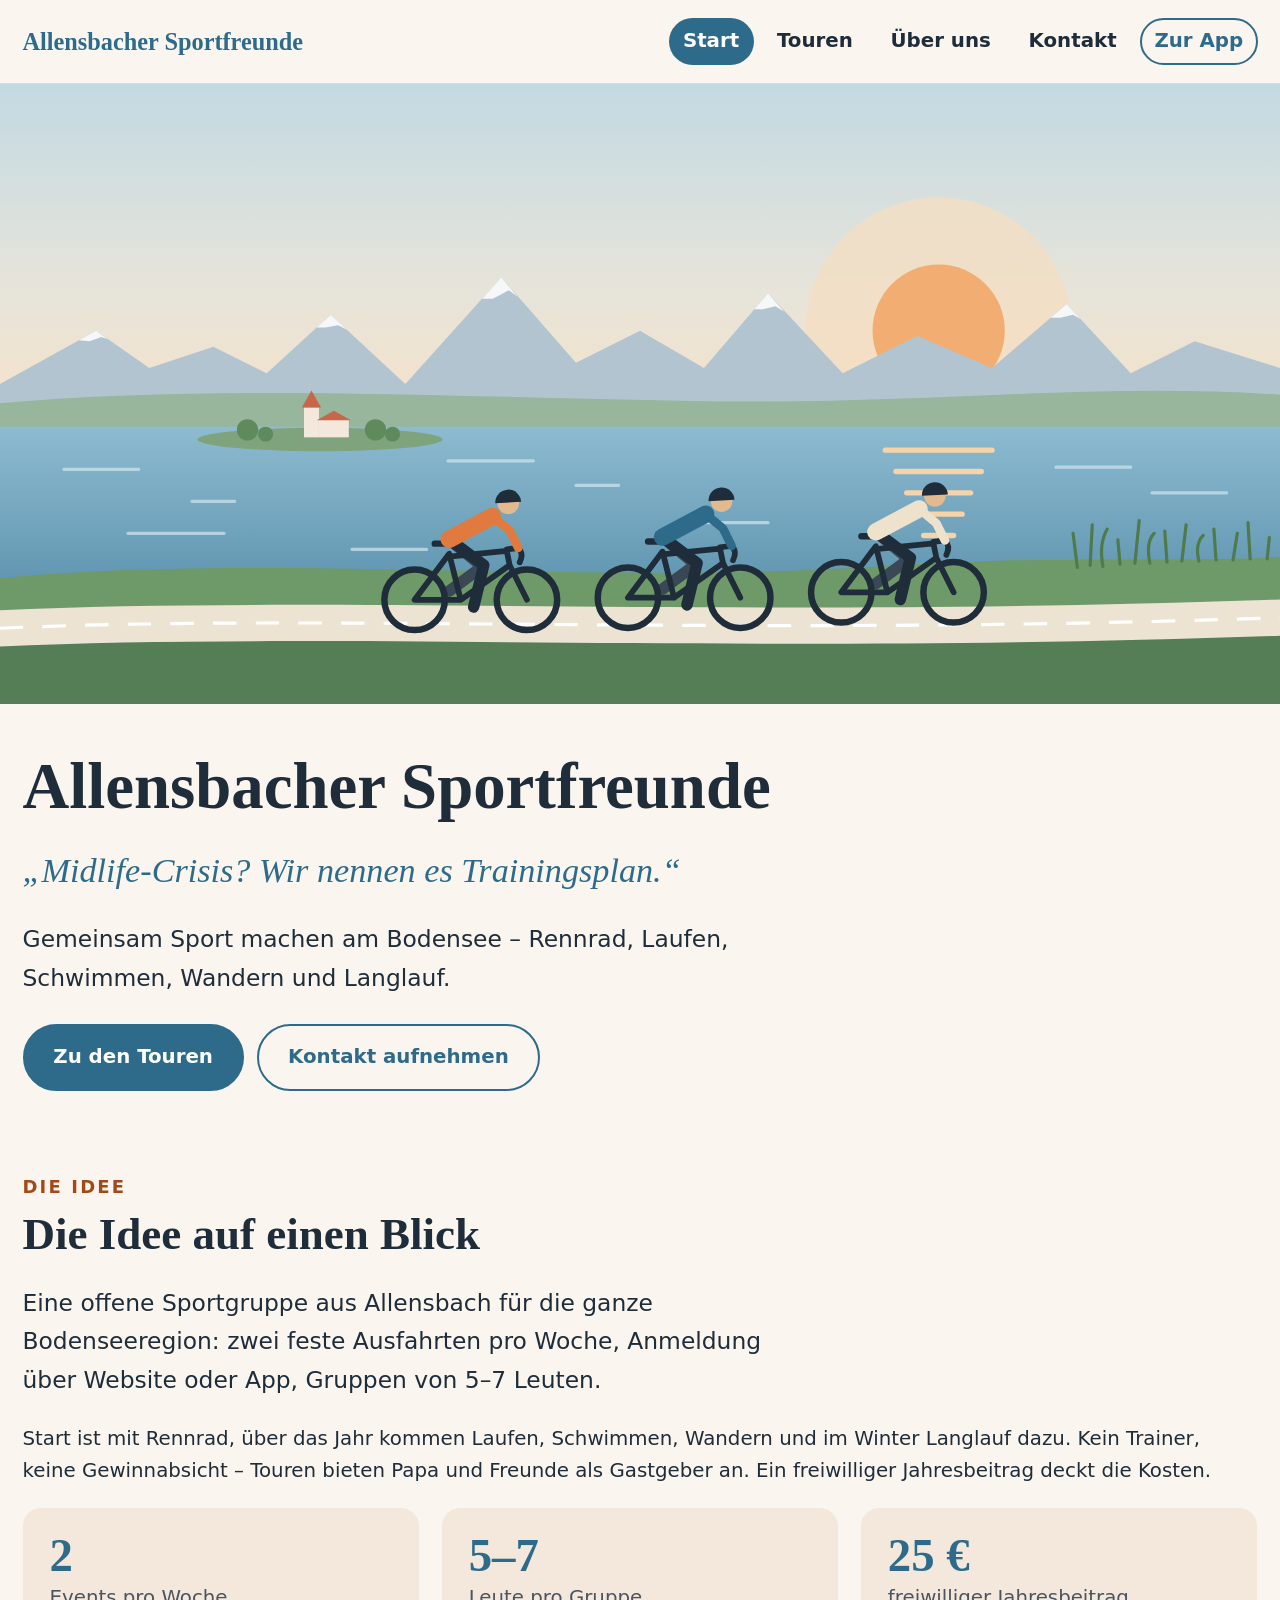
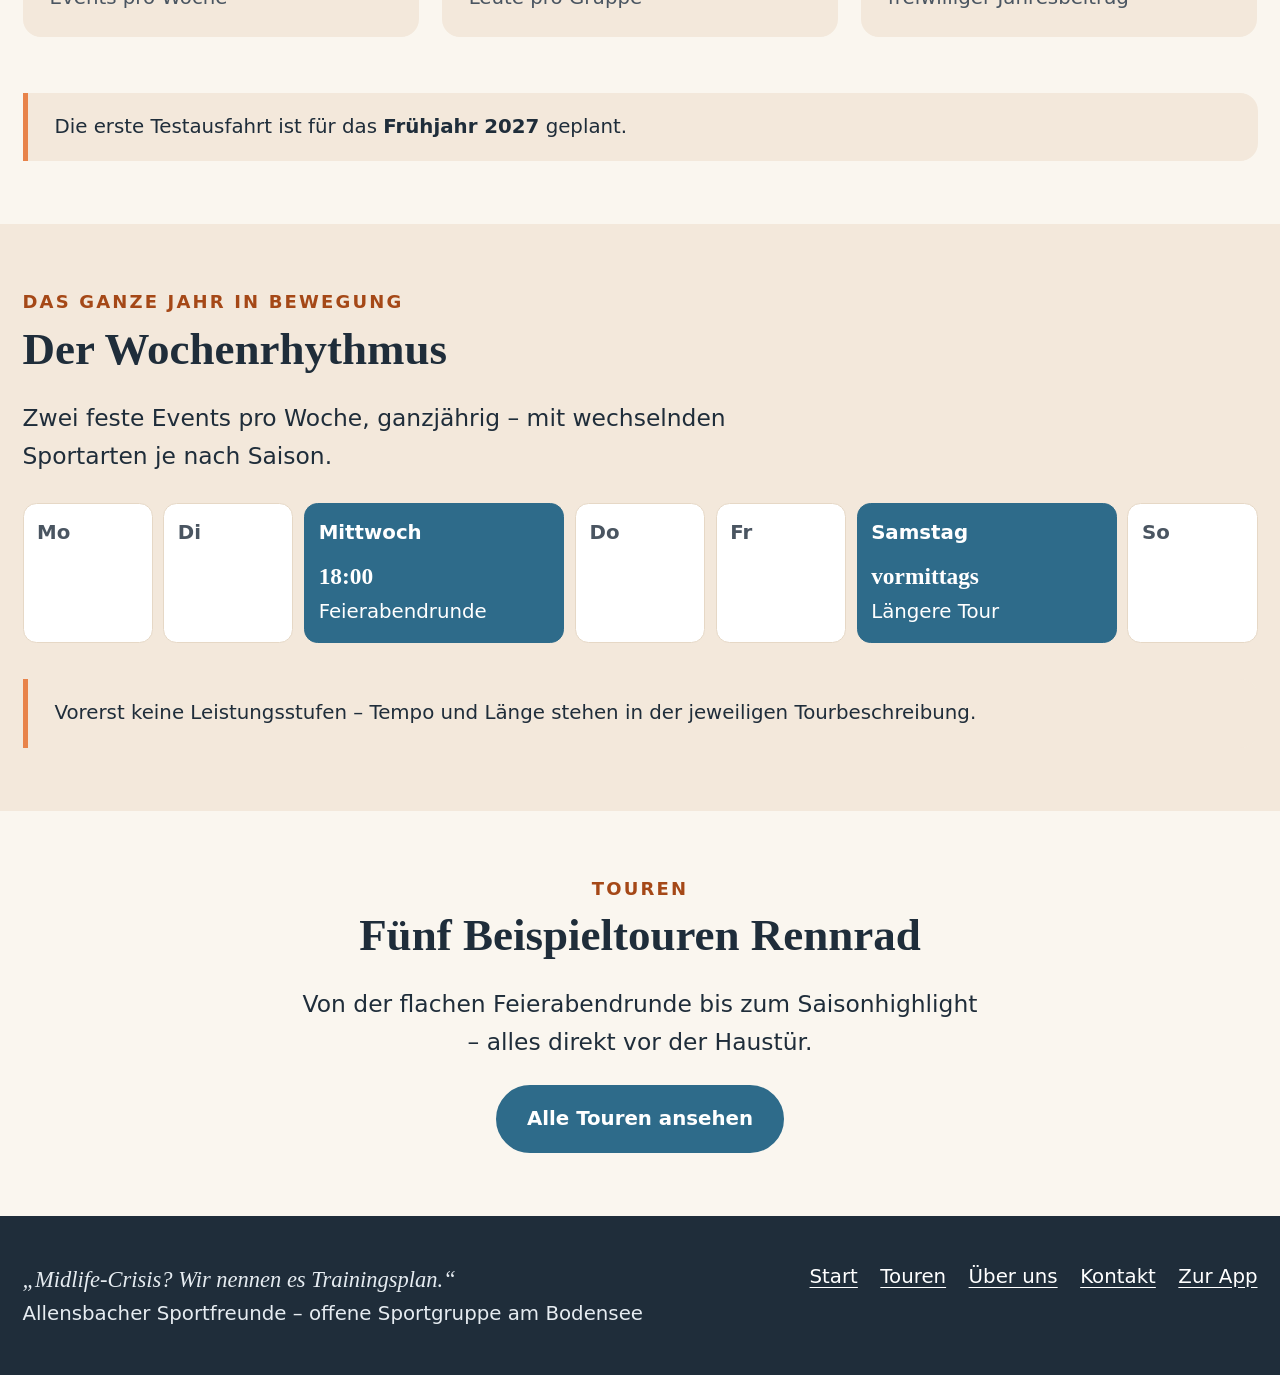
<file: index.html>
<!DOCTYPE html>
<html lang="de">
<head>
  <meta charset="utf-8">
  <meta name="viewport" content="width=device-width, initial-scale=1">
  <title>Allensbacher Sportfreunde – Gemeinsam Sport machen am Bodensee</title>
  <meta name="description" content="Offene Sportgruppe aus Allensbach für die ganze Bodenseeregion: zwei feste Ausfahrten pro Woche, Gruppen von 5–7 Leuten.">
  <link rel="icon" href="illustrations/favicon.svg" type="image/svg+xml">
  <link rel="stylesheet" href="css/style.css">
</head>
<body>
  <a class="sprunglink" href="#inhalt">Zum Inhalt springen</a>

  <!-- Kopfbereich mit Logo und Menü (auf allen Seiten gleich) -->
  <header class="kopf">
    <div class="container">
      <a class="logo" href="index.html">Allensbacher Sportfreunde</a>
      <nav class="menue" aria-label="Hauptmenü">
        <ul>
          <li><a href="index.html" aria-current="page">Start</a></li>
          <li><a href="touren.html">Touren</a></li>
          <li><a href="ueber-uns.html">Über uns</a></li>
          <li><a href="kontakt.html">Kontakt</a></li>
          <li><a class="menue__app" href="app/index.html">Zur App</a></li>
        </ul>
      </nav>
    </div>
  </header>

  <main id="inhalt">

    <!-- Titelbild -->
    <div class="titelbild">
      <img src="illustrations/titelbild.svg" width="1200" height="600"
           alt="Gezeichnete Bodensee-Landschaft mit Alpen, Insel und drei Rennradlern auf dem Uferweg">
    </div>

    <!-- Titel und Slogan -->
    <section class="titeltext">
      <div class="container">
        <h1>Allensbacher Sportfreunde</h1>
        <p class="slogan">„Midlife-Crisis? Wir nennen es Trainingsplan.“</p>
        <p class="einleitung">Gemeinsam Sport machen am Bodensee – Rennrad, Laufen, Schwimmen, Wandern und Langlauf.</p>
        <div class="knopfreihe">
          <a class="knopf" href="touren.html">Zu den Touren</a>
          <a class="knopf knopf--hell" href="kontakt.html">Kontakt aufnehmen</a>
        </div>
      </div>
    </section>

    <!-- Die Idee in Kürze -->
    <section class="abschnitt" aria-labelledby="idee-titel">
      <div class="container">
        <span class="dachzeile">Die Idee</span>
        <h2 id="idee-titel">Die Idee auf einen Blick</h2>
        <p class="einleitung">Eine offene Sportgruppe aus Allensbach für die ganze Bodenseeregion: zwei feste Ausfahrten pro Woche, Anmeldung über Website oder App, Gruppen von 5–7 Leuten.</p>
        <p>Start ist mit Rennrad, über das Jahr kommen Laufen, Schwimmen, Wandern und im Winter Langlauf dazu. Kein Trainer, keine Gewinnabsicht – Touren bieten Papa und Freunde als Gastgeber an. Ein freiwilliger Jahresbeitrag deckt die Kosten.</p>

        <div class="raster">
          <p class="kennzahl"><strong>2</strong> <span>Events pro Woche</span></p>
          <p class="kennzahl"><strong>5–7</strong> <span>Leute pro Gruppe</span></p>
          <p class="kennzahl"><strong>25 €</strong> <span>freiwilliger Jahresbeitrag</span></p>
        </div>

        <div class="infobox">
          <p>Die erste Testausfahrt ist für das <strong>Frühjahr 2027</strong> geplant.</p>
        </div>
      </div>
    </section>

    <!-- Wochenrhythmus -->
    <section class="abschnitt abschnitt--sand" aria-labelledby="woche-titel">
      <div class="container">
        <span class="dachzeile">Das ganze Jahr in Bewegung</span>
        <h2 id="woche-titel">Der Wochenrhythmus</h2>
        <p class="einleitung">Zwei feste Events pro Woche, ganzjährig – mit wechselnden Sportarten je nach Saison.</p>

        <ol class="woche">
          <li><abbr title="Montag">Mo</abbr></li>
          <li><abbr title="Dienstag">Di</abbr></li>
          <li class="aktiv">Mittwoch <strong>18:00</strong> <span>Feierabendrunde</span></li>
          <li><abbr title="Donnerstag">Do</abbr></li>
          <li><abbr title="Freitag">Fr</abbr></li>
          <li class="aktiv">Samstag <strong>vormittags</strong> <span>Längere Tour</span></li>
          <li><abbr title="Sonntag">So</abbr></li>
        </ol>

        <div class="infobox">
          <p>Vorerst keine Leistungsstufen – Tempo und Länge stehen in der jeweiligen Tourbeschreibung.</p>
        </div>
      </div>
    </section>

    <!-- Hinweis auf die Touren -->
    <section class="abschnitt">
      <div class="container aufruf">
        <span class="dachzeile">Touren</span>
        <h2>Fünf Beispieltouren Rennrad</h2>
        <p class="einleitung">Von der flachen Feierabendrunde bis zum Saisonhighlight – alles direkt vor der Haustür.</p>
        <a class="knopf" href="touren.html">Alle Touren ansehen</a>
      </div>
    </section>

  </main>

  <!-- Fußbereich (auf allen Seiten gleich) -->
  <footer class="fuss">
    <div class="container">
      <div>
        <p class="fuss__slogan">„Midlife-Crisis? Wir nennen es Trainingsplan.“</p>
        <p>Allensbacher Sportfreunde – offene Sportgruppe am Bodensee</p>
      </div>
      <nav aria-label="Fußmenü">
        <ul>
          <li><a href="index.html">Start</a></li>
          <li><a href="touren.html">Touren</a></li>
          <li><a href="ueber-uns.html">Über uns</a></li>
          <li><a href="kontakt.html">Kontakt</a></li>
          <li><a href="app/index.html">Zur App</a></li>
        </ul>
      </nav>
    </div>
  </footer>
</body>
</html>
</file>
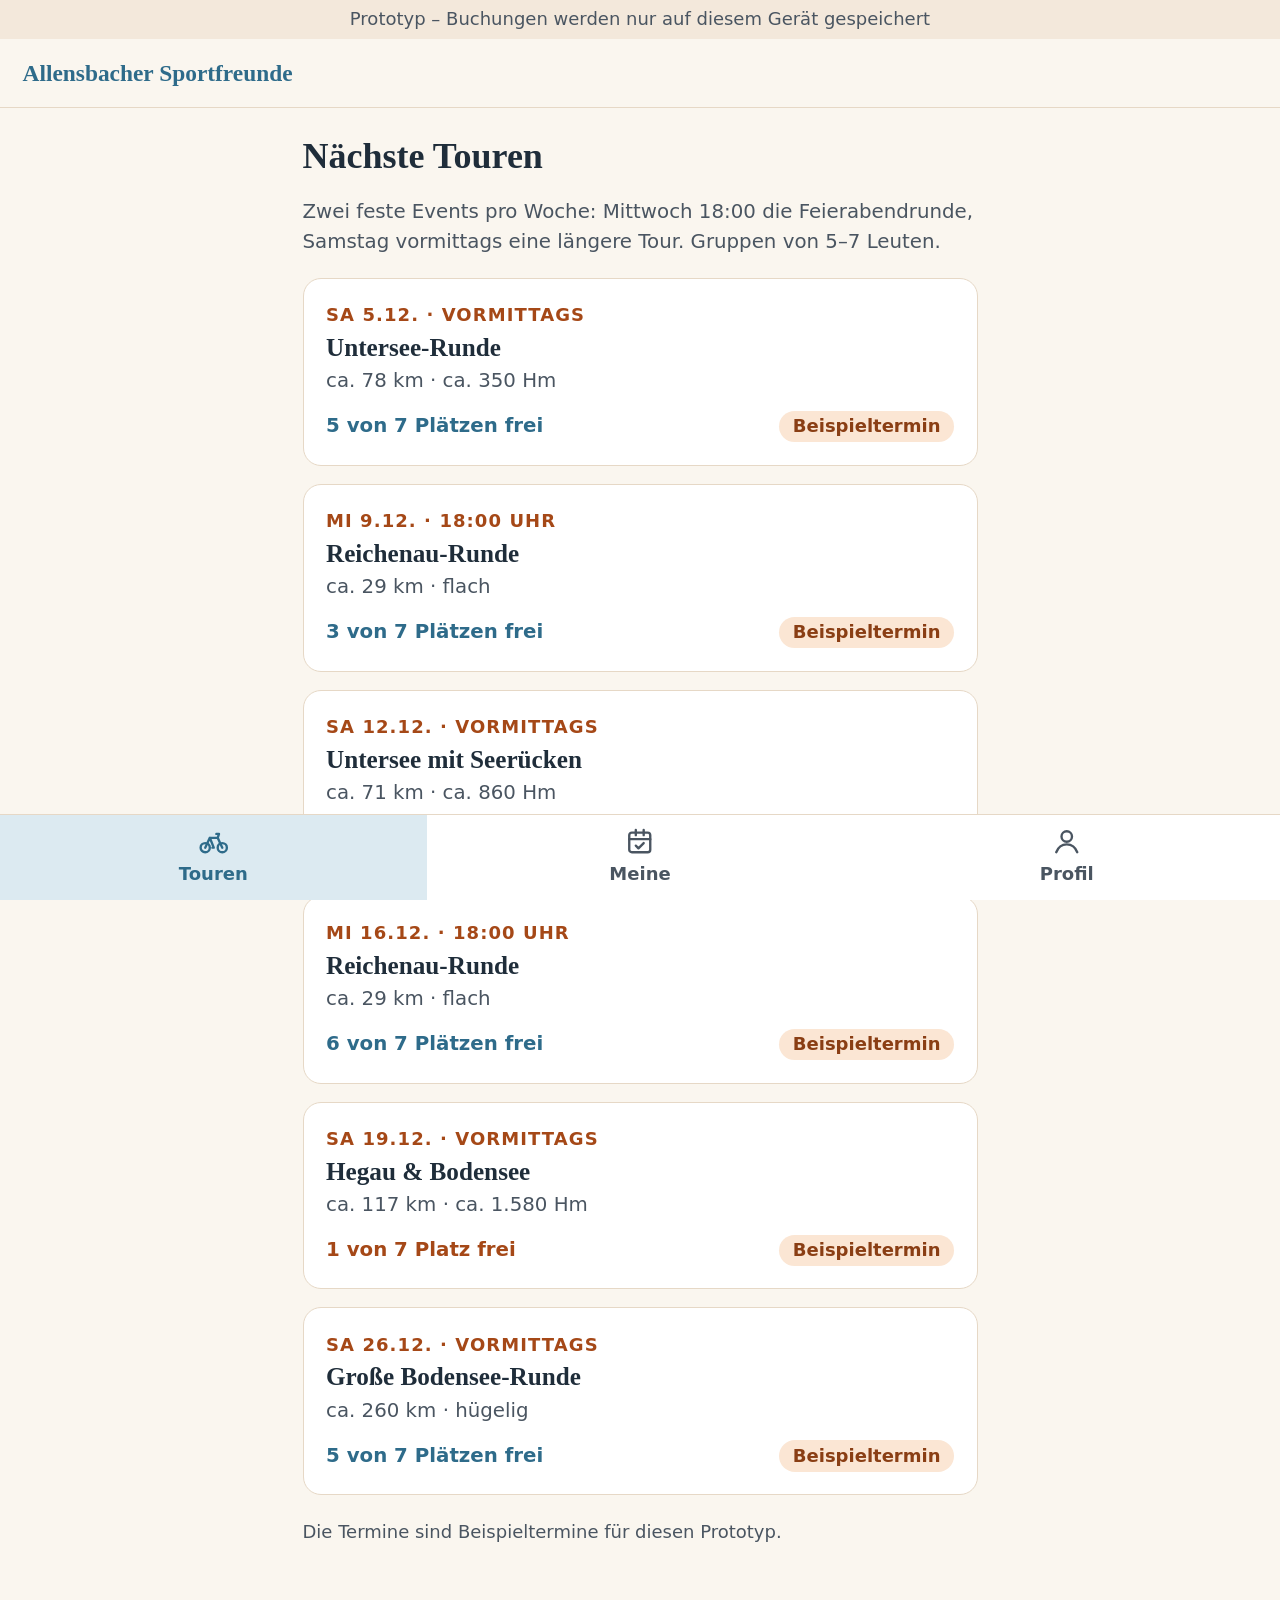
<file: app/index.html>
<!DOCTYPE html>
<html lang="de">
<head>
  <meta charset="utf-8">
  <meta name="viewport" content="width=device-width, initial-scale=1, viewport-fit=cover">
  <title>Allensbacher Sportfreunde – App</title>
  <meta name="description" content="App-Prototyp der Allensbacher Sportfreunde: Touren ansehen und anmelden.">
  <meta name="theme-color" content="#2E6B8A">

  <!-- Damit man die App auf dem Startbildschirm installieren kann -->
  <link rel="manifest" href="manifest.webmanifest">
  <link rel="icon" href="icons/icon.svg" type="image/svg+xml">
  <link rel="apple-touch-icon" href="icons/apple-touch-icon.png">
  <meta name="mobile-web-app-capable" content="yes">
  <meta name="apple-mobile-web-app-capable" content="yes">
  <meta name="apple-mobile-web-app-title" content="Sportfreunde">
  <meta name="apple-mobile-web-app-status-bar-style" content="default">

  <link rel="stylesheet" href="app.css">
</head>
<body>
  <!-- Dezenter Hinweis ganz oben: Das ist nur ein Prototyp -->
  <p class="prototyp-hinweis">Prototyp – Buchungen werden nur auf diesem Gerät gespeichert</p>

  <header class="app-kopf">
    <a class="app-logo" href="#/touren">Allensbacher Sportfreunde</a>
  </header>

  <!-- Hier setzt app.js den jeweiligen Bildschirm ein (Touren, Details, Profil ...) -->
  <main id="inhalt" class="app-inhalt" tabindex="-1"></main>

  <!-- Untere Navigationsleiste – wie in der Skizze im Businessplan -->
  <nav class="leiste" aria-label="Hauptmenü">
    <a href="#/touren" data-bereich="touren">
      <svg viewBox="0 0 24 24" aria-hidden="true"><circle cx="5.5" cy="16.5" r="3.5"/><circle cx="18.5" cy="16.5" r="3.5"/><path d="M5.5 16.5 9 9h6l3.5 7.5M9 9 12 16.5h-1M14 6h2l-1 3"/></svg>
      <span>Touren</span>
    </a>
    <a href="#/meine" data-bereich="meine">
      <svg viewBox="0 0 24 24" aria-hidden="true"><rect x="4" y="5" width="16" height="15" rx="2"/><path d="M4 10h16M9 3v4M15 3v4M9 15l2 2 4-4"/></svg>
      <span>Meine</span>
    </a>
    <a href="#/profil" data-bereich="profil">
      <svg viewBox="0 0 24 24" aria-hidden="true"><circle cx="12" cy="8" r="4"/><path d="M4 20c1.5-4 4.5-6 8-6s6.5 2 8 6"/></svg>
      <span>Profil</span>
    </a>
    <a href="#/gastgeber" data-bereich="gastgeber" hidden>
      <svg viewBox="0 0 24 24" aria-hidden="true"><path d="M6 21V4M6 4h11l-2 4 2 4H6"/></svg>
      <span>Gastgeber</span>
    </a>
  </nav>

  <script src="app.js"></script>
</body>
</html>
</file>
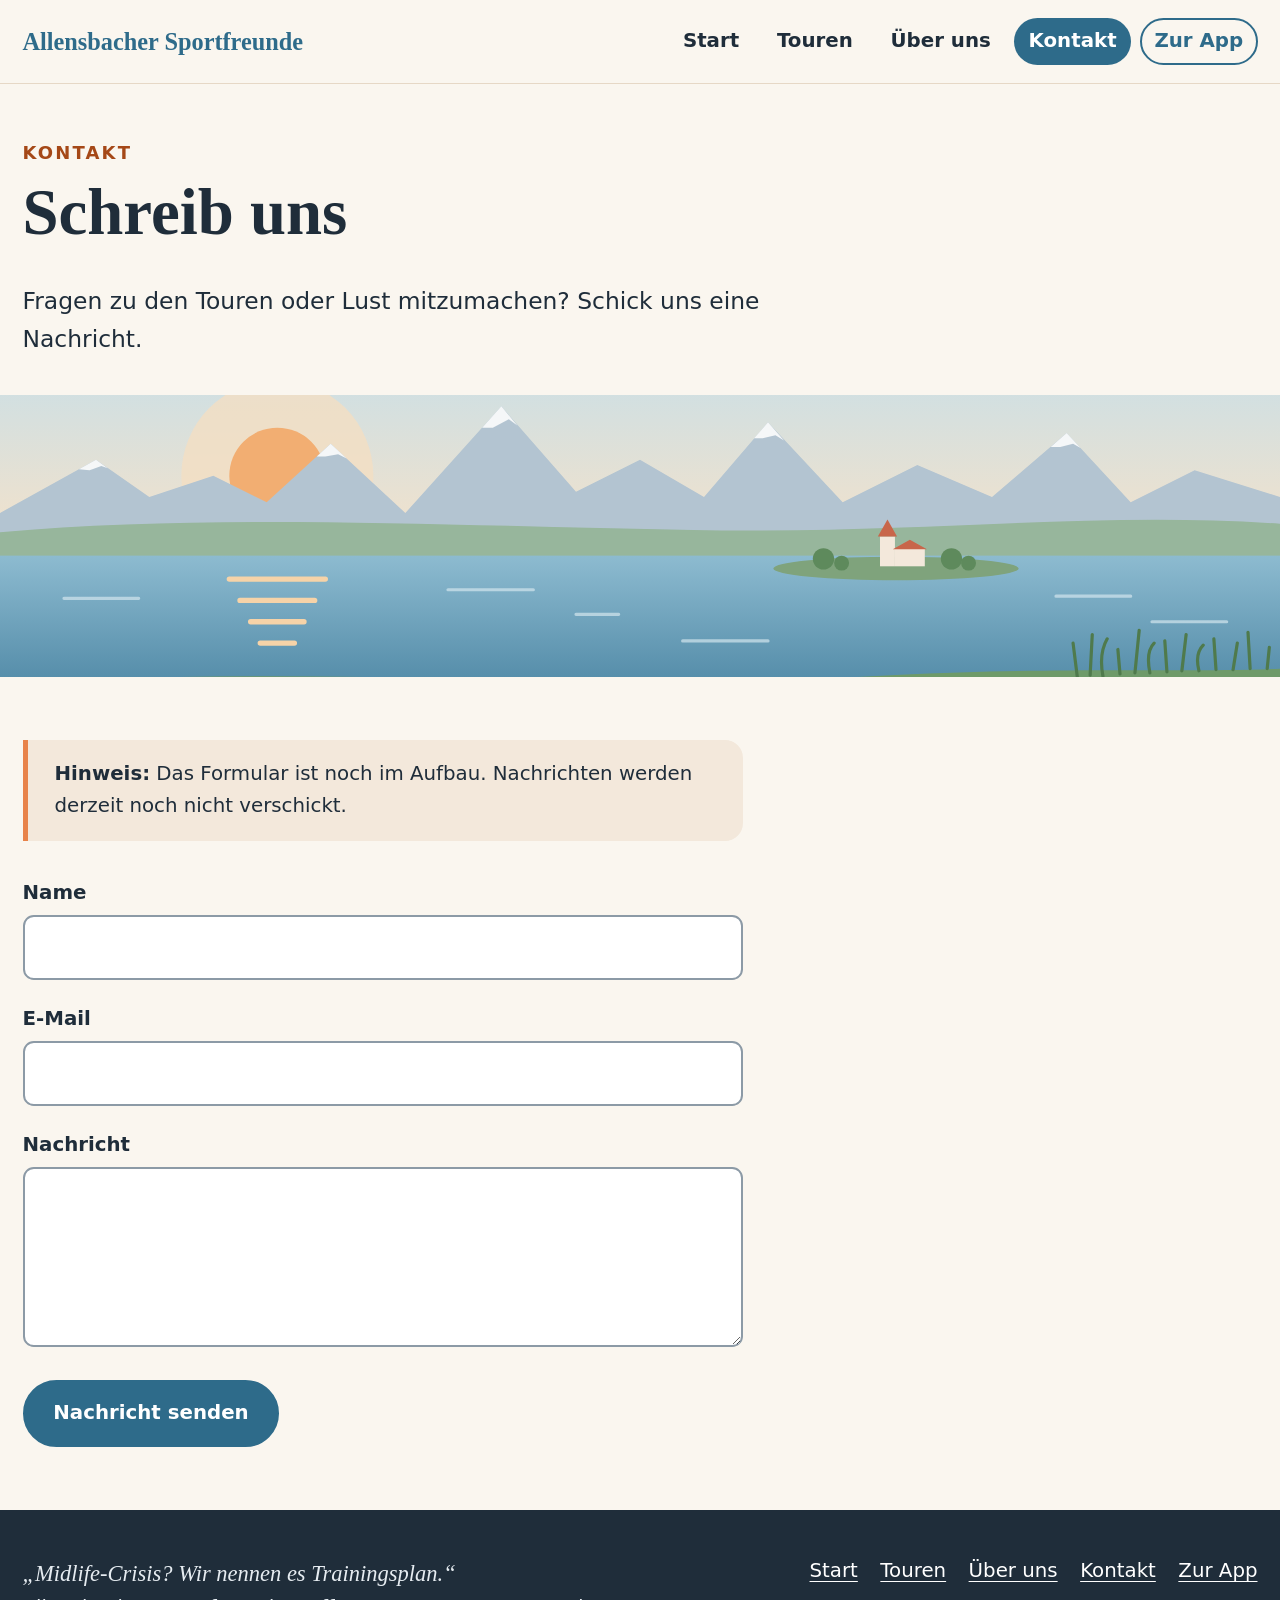
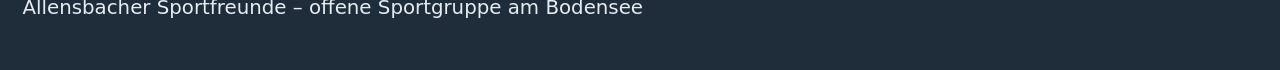
<file: kontakt.html>
<!DOCTYPE html>
<html lang="de">
<head>
  <meta charset="utf-8">
  <meta name="viewport" content="width=device-width, initial-scale=1">
  <title>Kontakt – Allensbacher Sportfreunde</title>
  <meta name="description" content="Nachricht an die Allensbacher Sportfreunde schreiben.">
  <link rel="icon" href="illustrations/favicon.svg" type="image/svg+xml">
  <link rel="stylesheet" href="css/style.css">
  <!-- "defer": Das Skript startet erst, wenn die Seite fertig geladen ist -->
  <script src="js/kontakt.js" defer></script>
</head>
<body>
  <a class="sprunglink" href="#inhalt">Zum Inhalt springen</a>

  <header class="kopf">
    <div class="container">
      <a class="logo" href="index.html">Allensbacher Sportfreunde</a>
      <nav class="menue" aria-label="Hauptmenü">
        <ul>
          <li><a href="index.html">Start</a></li>
          <li><a href="touren.html">Touren</a></li>
          <li><a href="ueber-uns.html">Über uns</a></li>
          <li><a href="kontakt.html" aria-current="page">Kontakt</a></li>
          <li><a class="menue__app" href="app/index.html">Zur App</a></li>
        </ul>
      </nav>
    </div>
  </header>

  <main id="inhalt">

    <section class="seitenkopf">
      <div class="container">
        <span class="dachzeile">Kontakt</span>
        <h1>Schreib uns</h1>
        <p class="einleitung">Fragen zu den Touren oder Lust mitzumachen? Schick uns eine Nachricht.</p>
      </div>
      <img class="seitenkopf__bild" src="illustrations/panorama.svg" width="1200" height="330" alt="">
    </section>

    <section class="abschnitt">
      <div class="container">

        <div class="infobox infobox--formular">
          <p><strong>Hinweis:</strong> Das Formular ist noch im Aufbau. Nachrichten werden derzeit noch nicht verschickt.</p>
        </div>

        <!-- "required" = Pflichtfeld. Der Browser prüft das selbst, bevor das Formular abgeschickt wird. -->
        <form class="formular" id="kontaktformular">
          <div>
            <label for="name">Name</label>
            <input type="text" id="name" name="name" autocomplete="name" required>
          </div>
          <div>
            <label for="email">E-Mail</label>
            <input type="email" id="email" name="email" autocomplete="email" required>
          </div>
          <div>
            <label for="nachricht">Nachricht</label>
            <textarea id="nachricht" name="nachricht" required></textarea>
          </div>
          <div>
            <button class="knopf" type="submit">Nachricht senden</button>
          </div>

          <!-- Wird vom Skript eingeblendet, nachdem man auf "Senden" geklickt hat -->
          <p class="meldung" id="formular-meldung" role="status" tabindex="-1" hidden></p>
        </form>

      </div>
    </section>

  </main>

  <footer class="fuss">
    <div class="container">
      <div>
        <p class="fuss__slogan">„Midlife-Crisis? Wir nennen es Trainingsplan.“</p>
        <p>Allensbacher Sportfreunde – offene Sportgruppe am Bodensee</p>
      </div>
      <nav aria-label="Fußmenü">
        <ul>
          <li><a href="index.html">Start</a></li>
          <li><a href="touren.html">Touren</a></li>
          <li><a href="ueber-uns.html">Über uns</a></li>
          <li><a href="kontakt.html">Kontakt</a></li>
          <li><a href="app/index.html">Zur App</a></li>
        </ul>
      </nav>
    </div>
  </footer>
</body>
</html>
</file>
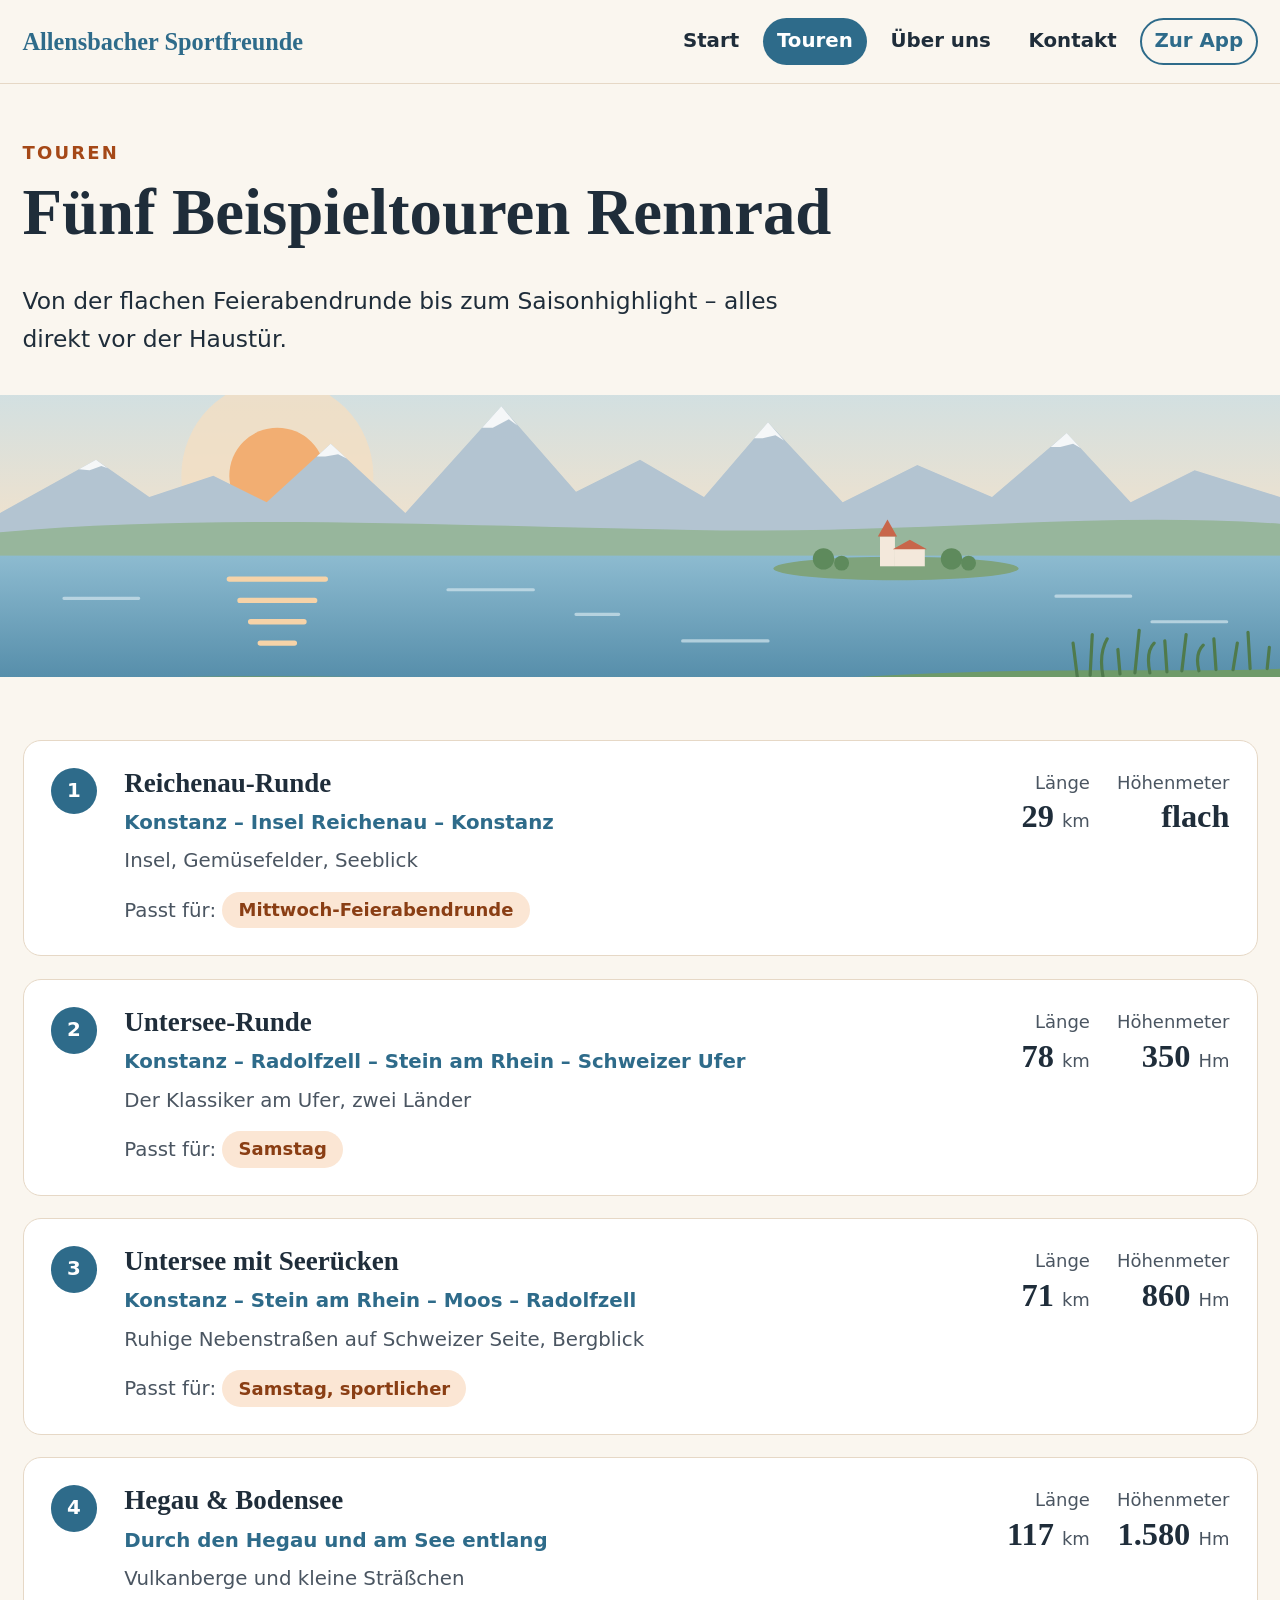
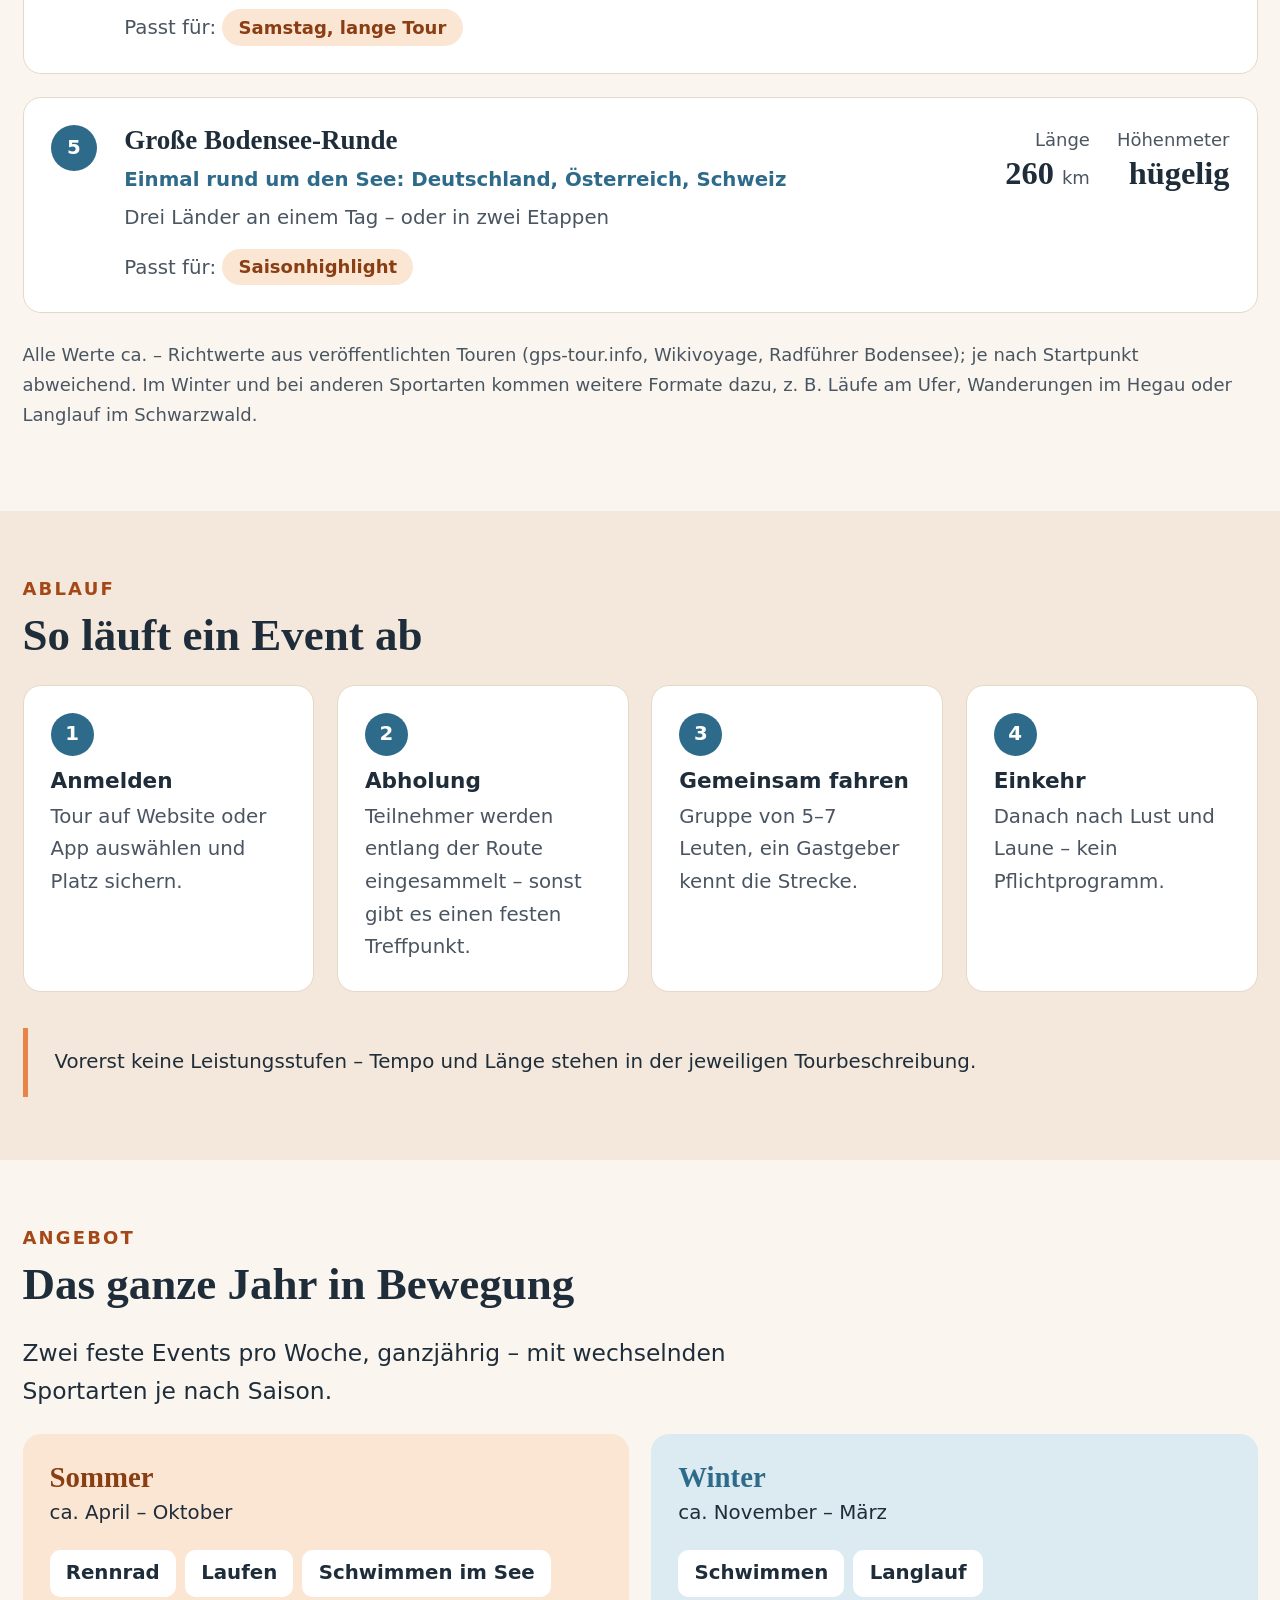
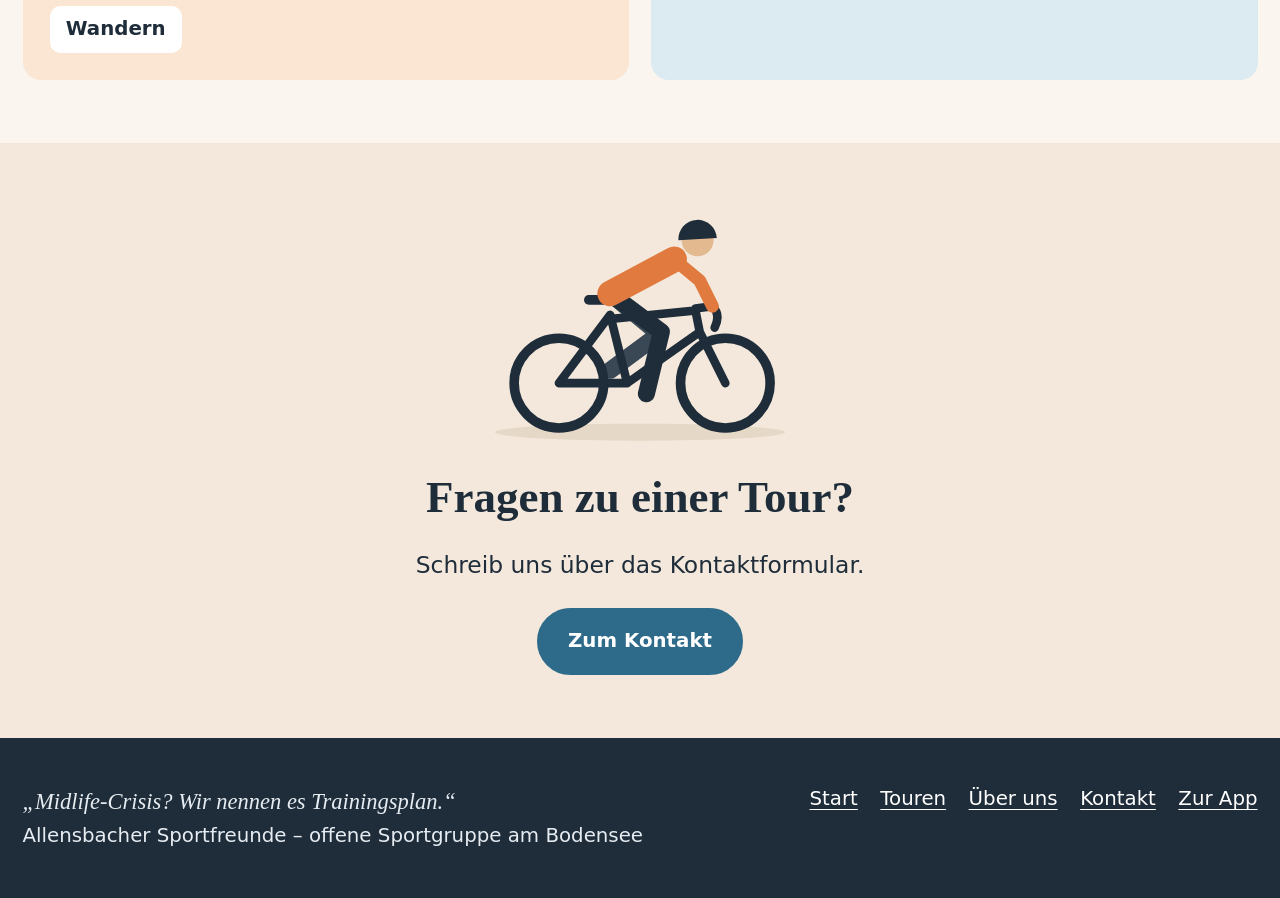
<file: touren.html>
<!DOCTYPE html>
<html lang="de">
<head>
  <meta charset="utf-8">
  <meta name="viewport" content="width=device-width, initial-scale=1">
  <title>Touren – Allensbacher Sportfreunde</title>
  <meta name="description" content="Fünf Beispieltouren mit dem Rennrad rund um den Bodensee – von der Feierabendrunde bis zum Saisonhighlight.">
  <link rel="icon" href="illustrations/favicon.svg" type="image/svg+xml">
  <link rel="stylesheet" href="css/style.css">
</head>
<body>
  <a class="sprunglink" href="#inhalt">Zum Inhalt springen</a>

  <header class="kopf">
    <div class="container">
      <a class="logo" href="index.html">Allensbacher Sportfreunde</a>
      <nav class="menue" aria-label="Hauptmenü">
        <ul>
          <li><a href="index.html">Start</a></li>
          <li><a href="touren.html" aria-current="page">Touren</a></li>
          <li><a href="ueber-uns.html">Über uns</a></li>
          <li><a href="kontakt.html">Kontakt</a></li>
          <li><a class="menue__app" href="app/index.html">Zur App</a></li>
        </ul>
      </nav>
    </div>
  </header>

  <main id="inhalt">

    <section class="seitenkopf">
      <div class="container">
        <span class="dachzeile">Touren</span>
        <h1>Fünf Beispieltouren Rennrad</h1>
        <p class="einleitung">Von der flachen Feierabendrunde bis zum Saisonhighlight – alles direkt vor der Haustür.</p>
      </div>
      <img class="seitenkopf__bild" src="illustrations/panorama.svg" width="1200" height="330" alt="">
    </section>

    <!-- Die fünf Touren. Jede Tour ist ein Listeneintrag mit gleichem Aufbau. -->
    <section class="abschnitt" aria-label="Tourenliste">
      <div class="container">
        <ol class="touren">

          <li class="karte tour">
            <span class="tour__nummer" aria-hidden="true">1</span>
            <div>
              <h2>Reichenau-Runde</h2>
              <p class="tour__route">Konstanz – Insel Reichenau – Konstanz</p>
              <p class="tour__text">Insel, Gemüsefelder, Seeblick</p>
              <p class="tour__passt">Passt für: <span class="etikett">Mittwoch-Feierabendrunde</span></p>
            </div>
            <dl class="tour__werte">
              <div><dt>Länge</dt><dd>29 <small>km</small></dd></div>
              <div><dt>Höhenmeter</dt><dd>flach</dd></div>
            </dl>
          </li>

          <li class="karte tour">
            <span class="tour__nummer" aria-hidden="true">2</span>
            <div>
              <h2>Untersee-Runde</h2>
              <p class="tour__route">Konstanz – Radolfzell – Stein am Rhein – Schweizer Ufer</p>
              <p class="tour__text">Der Klassiker am Ufer, zwei Länder</p>
              <p class="tour__passt">Passt für: <span class="etikett">Samstag</span></p>
            </div>
            <dl class="tour__werte">
              <div><dt>Länge</dt><dd>78 <small>km</small></dd></div>
              <div><dt>Höhenmeter</dt><dd>350 <small>Hm</small></dd></div>
            </dl>
          </li>

          <li class="karte tour">
            <span class="tour__nummer" aria-hidden="true">3</span>
            <div>
              <h2>Untersee mit Seerücken</h2>
              <p class="tour__route">Konstanz – Stein am Rhein – Moos – Radolfzell</p>
              <p class="tour__text">Ruhige Nebenstraßen auf Schweizer Seite, Bergblick</p>
              <p class="tour__passt">Passt für: <span class="etikett">Samstag, sportlicher</span></p>
            </div>
            <dl class="tour__werte">
              <div><dt>Länge</dt><dd>71 <small>km</small></dd></div>
              <div><dt>Höhenmeter</dt><dd>860 <small>Hm</small></dd></div>
            </dl>
          </li>

          <li class="karte tour">
            <span class="tour__nummer" aria-hidden="true">4</span>
            <div>
              <h2>Hegau &amp; Bodensee</h2>
              <p class="tour__route">Durch den Hegau und am See entlang</p>
              <p class="tour__text">Vulkanberge und kleine Sträßchen</p>
              <p class="tour__passt">Passt für: <span class="etikett">Samstag, lange Tour</span></p>
            </div>
            <dl class="tour__werte">
              <div><dt>Länge</dt><dd>117 <small>km</small></dd></div>
              <div><dt>Höhenmeter</dt><dd>1.580 <small>Hm</small></dd></div>
            </dl>
          </li>

          <li class="karte tour">
            <span class="tour__nummer" aria-hidden="true">5</span>
            <div>
              <h2>Große Bodensee-Runde</h2>
              <p class="tour__route">Einmal rund um den See: Deutschland, Österreich, Schweiz</p>
              <p class="tour__text">Drei Länder an einem Tag – oder in zwei Etappen</p>
              <p class="tour__passt">Passt für: <span class="etikett">Saisonhighlight</span></p>
            </div>
            <dl class="tour__werte">
              <div><dt>Länge</dt><dd>260 <small>km</small></dd></div>
              <div><dt>Höhenmeter</dt><dd>hügelig</dd></div>
            </dl>
          </li>

        </ol>

        <p class="hinweis">Alle Werte ca. – Richtwerte aus veröffentlichten Touren (gps-tour.info, Wikivoyage, Radführer Bodensee); je nach Startpunkt abweichend. Im Winter und bei anderen Sportarten kommen weitere Formate dazu, z. B. Läufe am Ufer, Wanderungen im Hegau oder Langlauf im Schwarzwald.</p>
      </div>
    </section>

    <!-- Ablauf eines Events -->
    <section class="abschnitt abschnitt--sand" aria-labelledby="ablauf-titel">
      <div class="container">
        <span class="dachzeile">Ablauf</span>
        <h2 id="ablauf-titel">So läuft ein Event ab</h2>
        <ol class="schritte raster">
          <li class="karte">
            <h3>Anmelden</h3>
            <p>Tour auf Website oder App auswählen und Platz sichern.</p>
          </li>
          <li class="karte">
            <h3>Abholung</h3>
            <p>Teilnehmer werden entlang der Route eingesammelt – sonst gibt es einen festen Treffpunkt.</p>
          </li>
          <li class="karte">
            <h3>Gemeinsam fahren</h3>
            <p>Gruppe von 5–7 Leuten, ein Gastgeber kennt die Strecke.</p>
          </li>
          <li class="karte">
            <h3>Einkehr</h3>
            <p>Danach nach Lust und Laune – kein Pflichtprogramm.</p>
          </li>
        </ol>
        <div class="infobox">
          <p>Vorerst keine Leistungsstufen – Tempo und Länge stehen in der jeweiligen Tourbeschreibung.</p>
        </div>
      </div>
    </section>

    <!-- Sportarten nach Jahreszeit -->
    <section class="abschnitt" aria-labelledby="saison-titel">
      <div class="container">
        <span class="dachzeile">Angebot</span>
        <h2 id="saison-titel">Das ganze Jahr in Bewegung</h2>
        <p class="einleitung">Zwei feste Events pro Woche, ganzjährig – mit wechselnden Sportarten je nach Saison.</p>
        <div class="raster">
          <div class="saison saison--sommer">
            <h3>Sommer</h3>
            <p>ca. April – Oktober</p>
            <ul>
              <li>Rennrad</li>
              <li>Laufen</li>
              <li>Schwimmen im See</li>
              <li>Wandern</li>
            </ul>
          </div>
          <div class="saison saison--winter">
            <h3>Winter</h3>
            <p>ca. November – März</p>
            <ul>
              <li>Schwimmen</li>
              <li>Langlauf</li>
            </ul>
          </div>
        </div>
      </div>
    </section>

    <!-- Abschluss mit Rennradler -->
    <section class="abschnitt abschnitt--sand">
      <div class="container aufruf">
        <img class="rennradler" src="illustrations/rennradler.svg" width="150" height="112" alt="">
        <h2>Fragen zu einer Tour?</h2>
        <p class="einleitung">Schreib uns über das Kontaktformular.</p>
        <a class="knopf" href="kontakt.html">Zum Kontakt</a>
      </div>
    </section>

  </main>

  <footer class="fuss">
    <div class="container">
      <div>
        <p class="fuss__slogan">„Midlife-Crisis? Wir nennen es Trainingsplan.“</p>
        <p>Allensbacher Sportfreunde – offene Sportgruppe am Bodensee</p>
      </div>
      <nav aria-label="Fußmenü">
        <ul>
          <li><a href="index.html">Start</a></li>
          <li><a href="touren.html">Touren</a></li>
          <li><a href="ueber-uns.html">Über uns</a></li>
          <li><a href="kontakt.html">Kontakt</a></li>
          <li><a href="app/index.html">Zur App</a></li>
        </ul>
      </nav>
    </div>
  </footer>
</body>
</html>
</file>
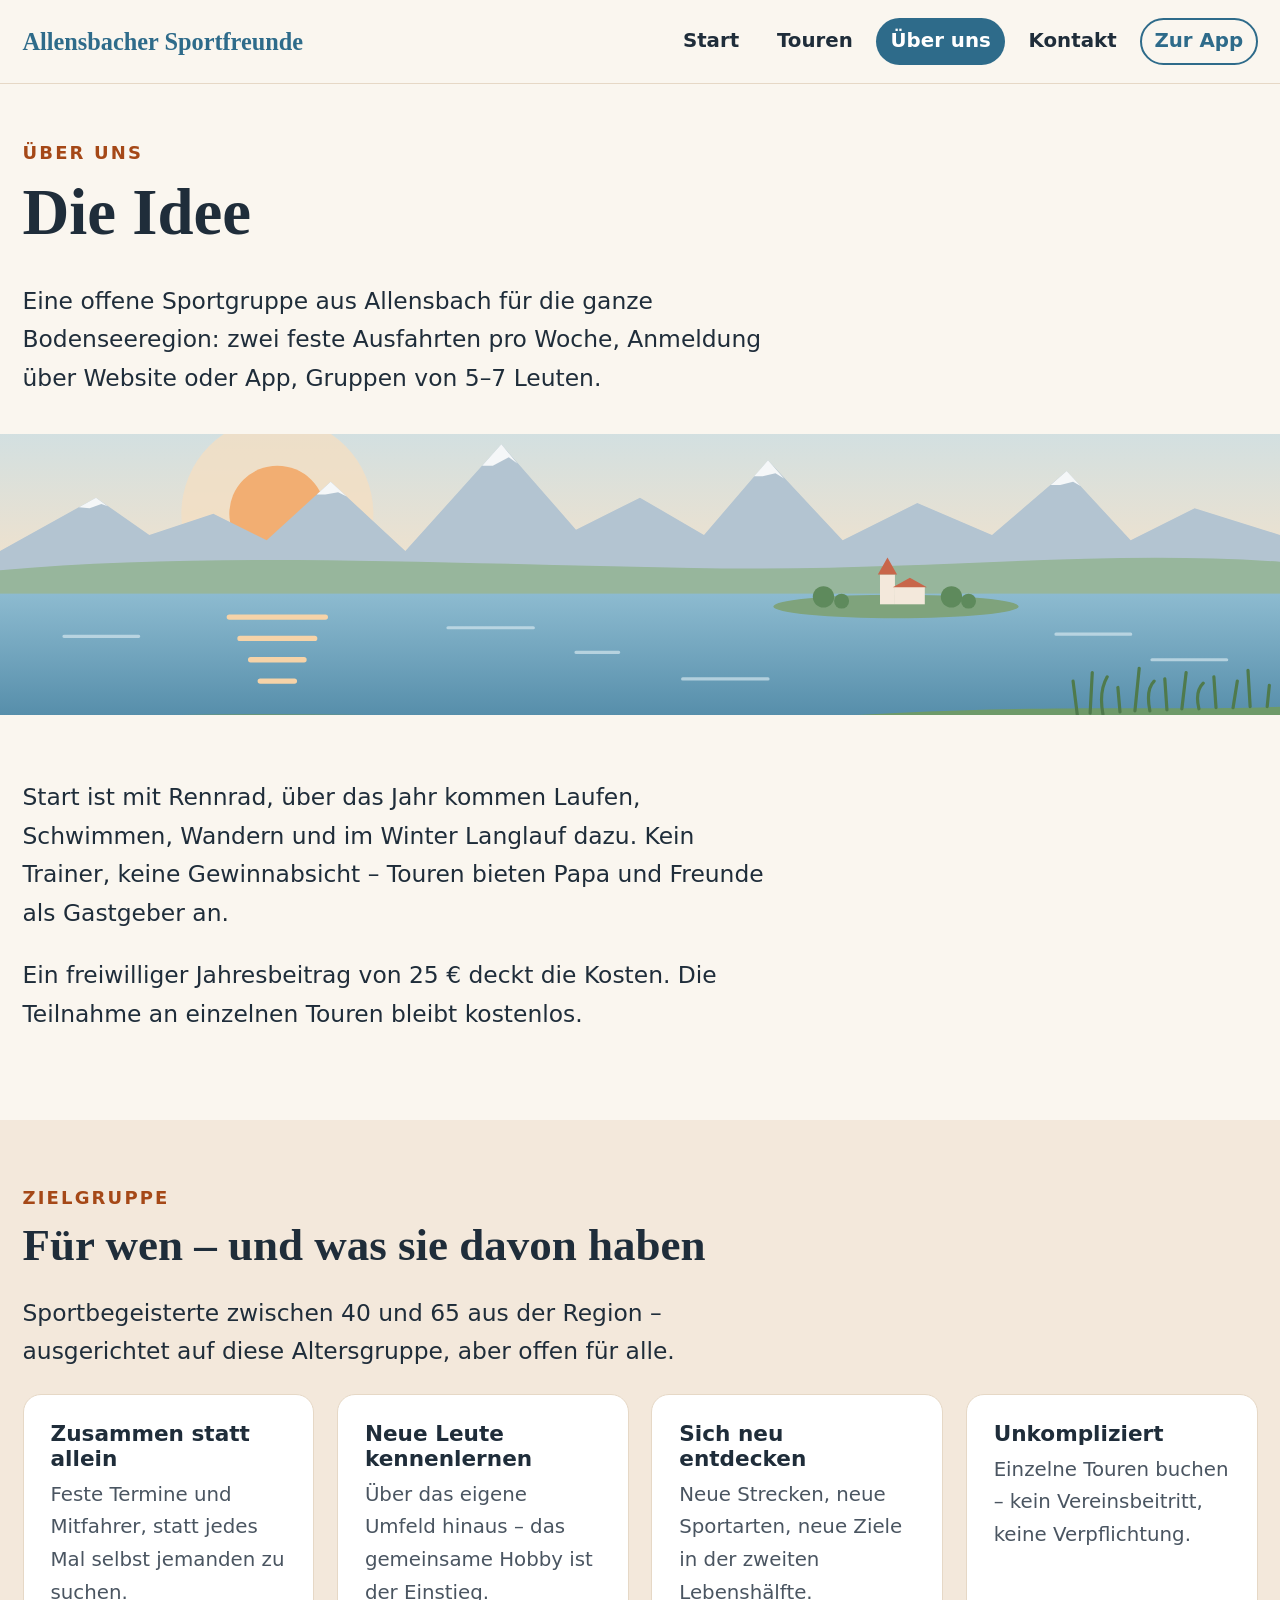
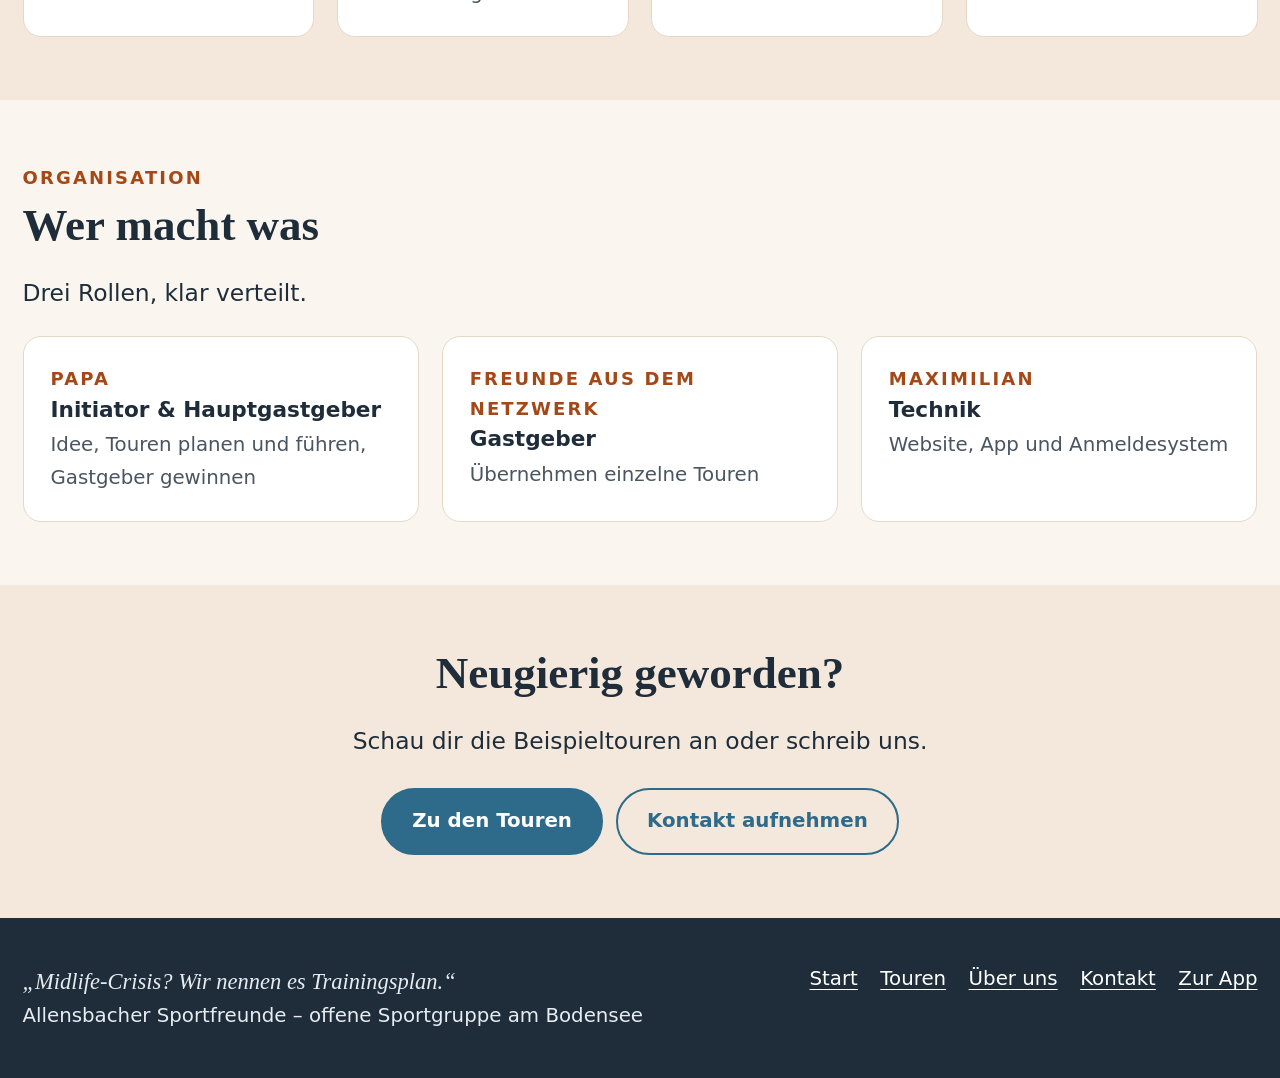
<file: ueber-uns.html>
<!DOCTYPE html>
<html lang="de">
<head>
  <meta charset="utf-8">
  <meta name="viewport" content="width=device-width, initial-scale=1">
  <title>Über uns – Allensbacher Sportfreunde</title>
  <meta name="description" content="Die Idee hinter den Allensbacher Sportfreunden, für wen die Gruppe gedacht ist und wer was macht.">
  <link rel="icon" href="illustrations/favicon.svg" type="image/svg+xml">
  <link rel="stylesheet" href="css/style.css">
</head>
<body>
  <a class="sprunglink" href="#inhalt">Zum Inhalt springen</a>

  <header class="kopf">
    <div class="container">
      <a class="logo" href="index.html">Allensbacher Sportfreunde</a>
      <nav class="menue" aria-label="Hauptmenü">
        <ul>
          <li><a href="index.html">Start</a></li>
          <li><a href="touren.html">Touren</a></li>
          <li><a href="ueber-uns.html" aria-current="page">Über uns</a></li>
          <li><a href="kontakt.html">Kontakt</a></li>
          <li><a class="menue__app" href="app/index.html">Zur App</a></li>
        </ul>
      </nav>
    </div>
  </header>

  <main id="inhalt">

    <section class="seitenkopf">
      <div class="container">
        <span class="dachzeile">Über uns</span>
        <h1>Die Idee</h1>
        <p class="einleitung">Eine offene Sportgruppe aus Allensbach für die ganze Bodenseeregion: zwei feste Ausfahrten pro Woche, Anmeldung über Website oder App, Gruppen von 5–7 Leuten.</p>
      </div>
      <img class="seitenkopf__bild" src="illustrations/panorama.svg" width="1200" height="330" alt="">
    </section>

    <!-- Idee -->
    <section class="abschnitt">
      <div class="container">
        <p class="einleitung">Start ist mit Rennrad, über das Jahr kommen Laufen, Schwimmen, Wandern und im Winter Langlauf dazu. Kein Trainer, keine Gewinnabsicht – Touren bieten Papa und Freunde als Gastgeber an.</p>
        <p class="einleitung">Ein freiwilliger Jahresbeitrag von 25 € deckt die Kosten. Die Teilnahme an einzelnen Touren bleibt kostenlos.</p>
      </div>
    </section>

    <!-- Zielgruppe -->
    <section class="abschnitt abschnitt--sand" aria-labelledby="zielgruppe-titel">
      <div class="container">
        <span class="dachzeile">Zielgruppe</span>
        <h2 id="zielgruppe-titel">Für wen – und was sie davon haben</h2>
        <p class="einleitung">Sportbegeisterte zwischen 40 und 65 aus der Region – ausgerichtet auf diese Altersgruppe, aber offen für alle.</p>
        <div class="raster">
          <div class="karte">
            <h3>Zusammen statt allein</h3>
            <p>Feste Termine und Mitfahrer, statt jedes Mal selbst jemanden zu suchen.</p>
          </div>
          <div class="karte">
            <h3>Neue Leute kennenlernen</h3>
            <p>Über das eigene Umfeld hinaus – das gemeinsame Hobby ist der Einstieg.</p>
          </div>
          <div class="karte">
            <h3>Sich neu entdecken</h3>
            <p>Neue Strecken, neue Sportarten, neue Ziele in der zweiten Lebenshälfte.</p>
          </div>
          <div class="karte">
            <h3>Unkompliziert</h3>
            <p>Einzelne Touren buchen – kein Vereinsbeitritt, keine Verpflichtung.</p>
          </div>
        </div>
      </div>
    </section>

    <!-- Rollen -->
    <section class="abschnitt" aria-labelledby="rollen-titel">
      <div class="container">
        <span class="dachzeile">Organisation</span>
        <h2 id="rollen-titel">Wer macht was</h2>
        <p class="einleitung">Drei Rollen, klar verteilt.</p>
        <div class="raster">
          <div class="karte rolle">
            <span class="dachzeile">Papa</span>
            <h3>Initiator &amp; Hauptgastgeber</h3>
            <p>Idee, Touren planen und führen, Gastgeber gewinnen</p>
          </div>
          <div class="karte rolle">
            <span class="dachzeile">Freunde aus dem Netzwerk</span>
            <h3>Gastgeber</h3>
            <p>Übernehmen einzelne Touren</p>
          </div>
          <div class="karte rolle">
            <span class="dachzeile">Maximilian</span>
            <h3>Technik</h3>
            <p>Website, App und Anmeldesystem</p>
          </div>
        </div>
      </div>
    </section>

    <section class="abschnitt abschnitt--sand">
      <div class="container aufruf">
        <h2>Neugierig geworden?</h2>
        <p class="einleitung">Schau dir die Beispieltouren an oder schreib uns.</p>
        <div class="knopfreihe">
          <a class="knopf" href="touren.html">Zu den Touren</a>
          <a class="knopf knopf--hell" href="kontakt.html">Kontakt aufnehmen</a>
        </div>
      </div>
    </section>

  </main>

  <footer class="fuss">
    <div class="container">
      <div>
        <p class="fuss__slogan">„Midlife-Crisis? Wir nennen es Trainingsplan.“</p>
        <p>Allensbacher Sportfreunde – offene Sportgruppe am Bodensee</p>
      </div>
      <nav aria-label="Fußmenü">
        <ul>
          <li><a href="index.html">Start</a></li>
          <li><a href="touren.html">Touren</a></li>
          <li><a href="ueber-uns.html">Über uns</a></li>
          <li><a href="kontakt.html">Kontakt</a></li>
          <li><a href="app/index.html">Zur App</a></li>
        </ul>
      </nav>
    </div>
  </footer>
</body>
</html>
</file>
<file: css/style.css>
/* ==========================================================================
   Allensbacher Sportfreunde – Gestaltung für alle Seiten
   --------------------------------------------------------------------------
   Aufbau dieser Datei:
   1. Farben und Grundwerte (Variablen)
   2. Grundlagen (Schrift, Abstände, Links)
   3. Kopfbereich und Navigation
   4. Bausteine (Abschnitte, Karten, Knöpfe ...)
   5. Seitenspezifisches (Startseite, Touren, Über uns, Kontakt)
   6. Fußbereich
   ========================================================================== */


/* 1. Farben und Grundwerte -------------------------------------------------
   Die Farben stammen aus dem Businessplan. Wer eine Farbe ändern will,
   ändert sie nur hier – alle Seiten übernehmen sie automatisch. */
:root {
  --creme:        #FAF6EF;  /* Seitenhintergrund */
  --sand:         #F3E8DB;  /* Kästen, Flächen */
  --sand-dunkel:  #E6D8C6;  /* Rahmenlinien */
  --see:          #2E6B8A;  /* Seeblau: Hauptfarbe */
  --see-hell:     #DCEAF1;  /* helles Blau für Flächen */
  --orange:       #E8834A;  /* Akzent für Flächen und Knöpfe */
  --orange-text:  #A54817;  /* dunkleres Orange, gut lesbar als Schrift */
  --orange-hell:  #FBE6D4;
  --tinte:        #1F2D3A;  /* fast schwarzes Marineblau für Text */
  --grau:         #4A5561;  /* Nebentexte */
  --weiss:        #FFFFFF;

  /* Schriften: Serifenschrift für Überschriften, klare Schrift für Text.
     Es werden Schriften genutzt, die schon auf dem Computer installiert sind –
     so wird nichts von fremden Servern (z. B. Google) geladen. */
  --schrift-titel: "Iowan Old Style", "Palatino Linotype", Palatino, Georgia, serif;
  --schrift-text:  system-ui, -apple-system, "Segoe UI", Roboto, Helvetica, Arial, sans-serif;

  --breite: 72rem;          /* maximale Breite des Inhalts */
  --rund: 1rem;             /* Eckenradius von Karten */
}


/* 2. Grundlagen -------------------------------------------------------------
   1rem = 18px. Keine Schrift auf der Seite ist kleiner als 1rem. */
html {
  font-size: 112.5%;        /* 112,5 % von 16px = 18px */
  scroll-behavior: smooth;
}

*,
*::before,
*::after {
  box-sizing: border-box;   /* Breitenangaben schließen Innenabstand mit ein */
}

body {
  margin: 0;
  background: var(--creme);
  color: var(--tinte);
  font-family: var(--schrift-text);
  font-size: 1.1rem;        /* ca. 20px Fließtext */
  line-height: 1.65;
}

h1, h2, h3 {
  font-family: var(--schrift-titel);
  font-weight: 700;
  line-height: 1.15;
  margin: 0 0 0.5em;
}

h1 { font-size: clamp(2.2rem, 6vw, 3.6rem); }
h2 { font-size: clamp(1.8rem, 4vw, 2.5rem); }
h3 { font-size: 1.35rem; }

p { margin: 0 0 1em; }

img { max-width: 100%; height: auto; display: block; }

a { color: var(--see); text-underline-offset: 0.2em; }
a:hover { color: var(--tinte); }

/* Deutlich sichtbarer Rahmen, wenn man mit der Tastatur navigiert */
:focus-visible {
  outline: 3px solid var(--orange);
  outline-offset: 3px;
  border-radius: 4px;
}

/* Link „Zum Inhalt springen“ – nur sichtbar, wenn man ihn mit Tab erreicht */
.sprunglink {
  position: absolute;
  left: 1rem;
  top: -10rem;
  background: var(--tinte);
  color: var(--weiss);
  padding: 0.6rem 1rem;
  z-index: 10;
}
.sprunglink:focus { top: 1rem; color: var(--weiss); }

/* Hält den Inhalt mittig und lässt am Rand Platz (auch auf dem Handy) */
.container {
  width: 100%;
  max-width: var(--breite);
  margin: 0 auto;
  padding: 0 1.25rem;
}


/* 3. Kopfbereich und Navigation ------------------------------------------- */
.kopf {
  background: var(--creme);
  border-bottom: 1px solid var(--sand-dunkel);
}

.kopf .container {
  display: flex;
  flex-wrap: wrap;          /* auf schmalen Bildschirmen rutscht das Menü unter das Logo */
  align-items: center;
  justify-content: space-between;
  gap: 0.75rem 2rem;
  padding-top: 1rem;
  padding-bottom: 1rem;
}

.logo {
  font-family: var(--schrift-titel);
  font-weight: 700;
  font-size: 1.35rem;
  color: var(--see);
  text-decoration: none;
  line-height: 1.2;
}

.menue ul {
  display: flex;
  flex-wrap: wrap;
  gap: 0.25rem 0.5rem;
  list-style: none;
  margin: 0;
  padding: 0;
}

.menue a {
  display: block;
  padding: 0.4rem 0.8rem;
  border-radius: 999px;
  color: var(--tinte);
  text-decoration: none;
  font-weight: 600;
}

.menue a:hover { background: var(--sand); }

/* Link zur App: mit blauem Rahmen, damit er auffällt */
.menue a.menue__app {
  border: 2px solid var(--see);
  color: var(--see);
  padding: calc(0.4rem - 2px) calc(0.8rem - 2px);
}
.menue a.menue__app:hover { background: var(--see); color: var(--weiss); }

/* Die aktuelle Seite wird im Menü blau hervorgehoben */
.menue a[aria-current="page"] {
  background: var(--see);
  color: var(--weiss);
}


/* 4. Bausteine -------------------------------------------------------------- */

/* Ein Abschnitt der Seite mit Abstand nach oben und unten */
.abschnitt { padding: 3.5rem 0; }
.abschnitt--sand { background: var(--sand); }

/* Kleine orange Überschrift über der eigentlichen Überschrift, wie im PDF */
.dachzeile {
  display: block;
  font-family: var(--schrift-text);
  font-size: 1rem;
  font-weight: 700;
  letter-spacing: 0.12em;
  text-transform: uppercase;
  color: var(--orange-text);
  margin-bottom: 0.4rem;
}

.einleitung {
  font-size: 1.3rem;
  max-width: 42rem;
}

.hinweis {
  color: var(--grau);
  font-size: 1rem;
}

/* Kopf der Unterseiten: Titel mit gezeichnetem Panorama darunter */
.seitenkopf {
  padding-top: 3rem;
}
.seitenkopf .einleitung { margin-bottom: 2rem; }
.seitenkopf__bild {
  width: 100%;
  height: clamp(140px, 22vw, 300px);
  object-fit: cover;          /* füllt die Fläche, schneidet bei Bedarf etwas ab */
  object-position: center 60%;
}

/* Raster für Karten: passt die Spaltenzahl automatisch an die Bildschirmbreite an */
.raster {
  display: grid;
  grid-template-columns: repeat(auto-fit, minmax(16rem, 1fr));
  gap: 1.25rem;
}

.karte {
  background: var(--weiss);
  border: 1px solid var(--sand-dunkel);
  border-radius: var(--rund);
  padding: 1.5rem;
}
.karte h3 { font-family: var(--schrift-text); font-size: 1.2rem; margin-bottom: 0.3em; }
.karte p { color: var(--grau); margin: 0; }

/* Große Zahlen in sandfarbenen Kästen („2 Events pro Woche“) */
.kennzahl {
  background: var(--sand);
  border-radius: var(--rund);
  padding: 1.25rem 1.5rem;
}
.kennzahl strong {
  display: block;
  font-family: var(--schrift-titel);
  font-size: 2.6rem;
  line-height: 1.1;
  color: var(--see);
}
.kennzahl span { color: var(--grau); }

/* Nummerierte Schritte (1, 2, 3, 4) */
.schritte {
  list-style: none;
  padding: 0;
  margin: 0;
  counter-reset: schritt;
}
.schritte li { counter-increment: schritt; }
.schritte li::before {
  content: counter(schritt);
  display: grid;
  place-items: center;
  width: 2.4rem;
  height: 2.4rem;
  margin-bottom: 0.75rem;
  border-radius: 50%;
  background: var(--see);
  color: var(--weiss);
  font-weight: 700;
}

/* Knöpfe */
.knopf {
  display: inline-block;
  padding: 0.85rem 1.6rem;
  border: 2px solid var(--see);
  border-radius: 999px;
  background: var(--see);
  color: var(--weiss);
  font: inherit;
  font-weight: 700;
  text-decoration: none;
  cursor: pointer;
}
.knopf:hover { background: var(--tinte); border-color: var(--tinte); color: var(--weiss); }

.knopf--hell { background: transparent; color: var(--see); }
.knopf--hell:hover { background: var(--see); border-color: var(--see); color: var(--weiss); }

/* Hervorgehobene Hinweisbox mit orangem Strich links */
.infobox {
  background: var(--sand);
  border-left: 5px solid var(--orange);
  border-radius: 0 var(--rund) var(--rund) 0;
  padding: 1rem 1.5rem;
  margin-top: 2rem;
}
.infobox p { margin: 0; }

/* Kleine Etiketten, z. B. „Samstag“ oder „Rennrad“ */
.etikett {
  display: inline-block;
  padding: 0.2rem 0.9rem;
  border-radius: 999px;
  background: var(--orange-hell);
  color: #8A3E14;
  font-size: 1rem;
  font-weight: 700;
}

/* Abschluss-Aufruf am Seitenende */
.aufruf {
  text-align: center;
  max-width: 40rem;
  margin: 0 auto;
}
.aufruf .einleitung { margin-left: auto; margin-right: auto; }
.aufruf .knopfreihe { justify-content: center; }


/* 5a. Startseite ------------------------------------------------------------ */
.titelbild {
  position: relative;
  background: #C9DFE7;      /* Himmelfarbe, falls das Bild noch lädt */
}
.titelbild img {
  width: 100%;
  height: clamp(280px, 55vw, 620px);
  object-fit: cover;
  object-position: center bottom;
}

.titeltext {
  padding: 2.5rem 0 1rem;
}
.titeltext h1 { margin-bottom: 0.3em; }

.slogan {
  font-family: var(--schrift-titel);
  font-style: italic;
  font-size: clamp(1.4rem, 3.2vw, 1.9rem);
  color: var(--see);
  margin-bottom: 0.6em;
}

.knopfreihe {
  display: flex;
  flex-wrap: wrap;
  gap: 0.75rem;
  margin-top: 1.5rem;
}

/* Wochenrhythmus: sieben Tage nebeneinander, Mi und Sa hervorgehoben */
.woche {
  display: grid;
  grid-template-columns: 1fr 1fr 2fr 1fr 1fr 2fr 1fr;  /* Mi und Sa doppelt so breit */
  gap: 0.6rem;
  list-style: none;
  padding: 0;
  margin: 1.5rem 0 0;
}
.woche li {
  min-height: 7.5rem;
  padding: 0.75rem;
  border: 1px solid var(--sand-dunkel);
  border-radius: 0.75rem;
  background: var(--weiss);
  font-weight: 700;
  color: var(--grau);
}
.woche abbr { text-decoration: none; }
.woche .aktiv {
  background: var(--see);
  border-color: var(--see);
  color: var(--weiss);
}
.woche .aktiv strong {
  display: block;
  margin-top: 0.4rem;
  font-family: var(--schrift-titel);
  font-size: 1.3rem;
}
.woche .aktiv span { display: block; font-weight: 400; }

/* Auf dem Handy: nur die beiden Event-Tage als große Kästen zeigen */
@media (max-width: 46rem) {
  .woche { grid-template-columns: 1fr 1fr; }
  .woche li:not(.aktiv) { display: none; }
  .woche li { min-height: 0; }
}


/* 5b. Touren ---------------------------------------------------------------- */
.touren {
  list-style: none;
  padding: 0;
  margin: 0;
  display: grid;
  gap: 1.25rem;
}

.tour {
  display: grid;
  grid-template-columns: auto 1fr auto;
  gap: 0.5rem 1.5rem;
  align-items: start;
}

.tour__nummer {
  display: grid;
  place-items: center;
  width: 2.6rem;
  height: 2.6rem;
  border-radius: 50%;
  background: var(--see);
  color: var(--weiss);
  font-weight: 700;
}

.tour h2 { font-size: 1.5rem; margin-bottom: 0.3em; }
/* ".tour" davor, damit diese Regeln stärker sind als ".karte p" weiter oben */
.tour .tour__route { color: var(--see); font-weight: 600; margin-bottom: 0.3em; }
.tour .tour__text { color: var(--grau); }
.tour .tour__passt { margin-top: 0.75rem; }

.tour__werte {
  display: flex;
  gap: 1.5rem;
  margin: 0;
  text-align: right;
}
.tour__werte div { min-width: 5rem; }
.tour__werte dt { color: var(--grau); font-size: 1rem; }
.tour__werte dd {
  margin: 0;
  font-family: var(--schrift-titel);
  font-size: 1.8rem;
  font-weight: 700;
  line-height: 1.2;
}
.tour__werte small { font-family: var(--schrift-text); font-size: 1rem; font-weight: 400; color: var(--grau); }

.touren + .hinweis { margin-top: 1.5rem; }

/* Auf schmalen Bildschirmen stehen die Werte unter dem Text */
@media (max-width: 46rem) {
  .tour { grid-template-columns: 1fr; }   /* alles untereinander, Nummer über dem Titel */
  .tour__werte { text-align: left; }
}

.rennradler {
  width: min(320px, 70%);
  margin: 0 auto 1.5rem;
}

/* Jahreszeiten: Sommer und Winter */
.saison { border-radius: var(--rund); padding: 1.5rem; }
.saison--sommer { background: var(--orange-hell); }
.saison--winter { background: var(--see-hell); }
.saison h3 { font-size: 1.6rem; margin-bottom: 0.1em; }
.saison--sommer h3 { color: #8A3E14; }
.saison--winter h3 { color: var(--see); }
.saison ul {
  display: flex;
  flex-wrap: wrap;
  gap: 0.5rem;
  list-style: none;
  padding: 0;
  margin: 1rem 0 0;
}
.saison li {
  background: var(--weiss);
  border-radius: 0.6rem;
  padding: 0.4rem 0.9rem;
  font-weight: 600;
}


/* 5c. Über uns ---------------------------------------------------------------- */
.rolle .dachzeile { margin-bottom: 0.2rem; }


/* 5d. Kontakt --------------------------------------------------------------- */
.formular {
  max-width: 40rem;
  display: grid;
  gap: 1.25rem;
}

.formular label {
  display: block;
  font-weight: 700;
  margin-bottom: 0.3rem;
}

.formular input,
.formular textarea {
  width: 100%;
  padding: 0.8rem 1rem;
  border: 2px solid #8C9AA6;
  border-radius: 0.6rem;
  background: var(--weiss);
  color: var(--tinte);
  font: inherit;
}
.formular textarea { min-height: 10rem; resize: vertical; }

.formular input:focus,
.formular textarea:focus {
  border-color: var(--see);
  outline: 3px solid var(--see-hell);
  outline-offset: 0;
}

.infobox--formular { margin: 0 0 2rem; max-width: 40rem; }

.meldung {
  padding: 1rem 1.5rem;
  border-radius: var(--rund);
  background: var(--see-hell);
  border-left: 5px solid var(--see);
}
.meldung[hidden] { display: none; }


/* 6. Fußbereich -------------------------------------------------------------- */
.fuss {
  background: var(--tinte);
  color: #E6ECF1;
  padding: 2.5rem 0;
  margin-top: 0;
}
.fuss .container {
  display: flex;
  flex-wrap: wrap;
  justify-content: space-between;
  gap: 1.5rem;
}
.fuss__slogan {
  font-family: var(--schrift-titel);
  font-style: italic;
  font-size: 1.25rem;
  margin: 0 0 0.3rem;
}
.fuss p { margin: 0; }
.fuss ul { list-style: none; margin: 0; padding: 0; display: flex; flex-wrap: wrap; gap: 0.5rem 1.25rem; }
.fuss a { color: var(--weiss); }
.fuss a:hover { color: var(--orange); }
</file>
<file: app/app.css>
/* ==========================================================================
   Allensbacher Sportfreunde – Gestaltung der App
   --------------------------------------------------------------------------
   Gleiche Farben und Schriften wie die Website (css/style.css), aber für das
   Handy gebaut: große Schrift, große Knöpfe, Navigationsleiste unten.

   Aufbau dieser Datei:
   1. Farben und Grundwerte
   2. Grundlagen
   3. Hinweis, Kopf und Navigationsleiste
   4. Bausteine (Karten, Knöpfe, Formulare ...)
   5. Bildschirme (Touren, Details, Profil, Gastgeber)
   ========================================================================== */


/* 1. Farben und Grundwerte --------------------------------------------------
   Dieselben Werte wie auf der Website. Ändert man dort eine Farbe,
   sollte man sie hier auch ändern. */
:root {
  --creme:        #FAF6EF;
  --sand:         #F3E8DB;
  --sand-dunkel:  #E6D8C6;
  --see:          #2E6B8A;
  --see-hell:     #DCEAF1;
  --orange:       #E8834A;
  --orange-text:  #A54817;
  --orange-hell:  #FBE6D4;
  --tinte:        #1F2D3A;
  --grau:         #4A5561;
  --weiss:        #FFFFFF;

  --schrift-titel: "Iowan Old Style", "Palatino Linotype", Palatino, Georgia, serif;
  --schrift-text:  system-ui, -apple-system, "Segoe UI", Roboto, Helvetica, Arial, sans-serif;

  --rund: 1rem;
  --leiste-hoehe: 4.75rem;  /* Höhe der unteren Navigationsleiste */
}


/* 2. Grundlagen -------------------------------------------------------------
   1rem = 18px. Keine Schrift in der App ist kleiner als 1rem. */
html {
  font-size: 112.5%;
  -webkit-text-size-adjust: 100%;
}

*,
*::before,
*::after { box-sizing: border-box; }

body {
  margin: 0;
  background: var(--creme);
  color: var(--tinte);
  font-family: var(--schrift-text);
  font-size: 1.1rem;        /* ca. 20px */
  line-height: 1.55;
  /* Platz lassen, damit die Leiste unten nichts verdeckt */
  padding-bottom: calc(var(--leiste-hoehe) + env(safe-area-inset-bottom));
}

h1, h2, h3 {
  font-family: var(--schrift-titel);
  font-weight: 700;
  line-height: 1.2;
  margin: 0 0 0.5em;
}
h1 { font-size: 2rem; }
h2 { font-size: 1.45rem; }
h3 { font-size: 1.2rem; }

p { margin: 0 0 1em; }

a { color: var(--see); text-underline-offset: 0.2em; }

:focus-visible {
  outline: 3px solid var(--orange);
  outline-offset: 3px;
  border-radius: 4px;
}
/* Die Überschrift bekommt beim Bildschirmwechsel den Fokus (für Vorleseprogramme),
   soll dabei aber keinen Rahmen zeigen. */
h1:focus { outline: none; }

[hidden] { display: none !important; }


/* 3. Hinweis, Kopf und Navigationsleiste ------------------------------------ */

/* Dezenter Streifen ganz oben */
.prototyp-hinweis {
  margin: 0;
  padding: 0.4rem 1rem;
  padding-top: calc(0.4rem + env(safe-area-inset-top));
  background: var(--sand);
  color: var(--grau);
  font-size: 1rem;
  line-height: 1.35;
  text-align: center;
}

.app-kopf {
  padding: 0.9rem 1.25rem;
  border-bottom: 1px solid var(--sand-dunkel);
}
.app-logo {
  font-family: var(--schrift-titel);
  font-weight: 700;
  font-size: 1.3rem;
  color: var(--see);
  text-decoration: none;
}

.app-inhalt {
  max-width: 40rem;
  margin: 0 auto;
  padding: 1.5rem 1.25rem 2rem;
}
.app-inhalt:focus { outline: none; }

/* Untere Navigationsleiste, immer sichtbar */
.leiste {
  position: fixed;
  left: 0;
  right: 0;
  bottom: 0;
  z-index: 5;
  display: flex;
  background: var(--weiss);
  border-top: 1px solid var(--sand-dunkel);
  padding-bottom: env(safe-area-inset-bottom);   /* Abstand zum Home-Balken am iPhone */
}
.leiste a {
  flex: 1;
  display: flex;
  flex-direction: column;
  align-items: center;
  justify-content: center;
  gap: 0.15rem;
  min-height: var(--leiste-hoehe);
  color: var(--grau);
  text-decoration: none;
  font-size: 1rem;
  font-weight: 600;
}
.leiste svg {
  width: 1.75rem;
  height: 1.75rem;
  fill: none;
  stroke: currentColor;
  stroke-width: 1.8;
  stroke-linecap: round;
  stroke-linejoin: round;
}
.leiste a[aria-current="page"] {
  color: var(--see);
  background: var(--see-hell);
}


/* 4. Bausteine --------------------------------------------------------------- */

/* Kleine orange Zeile über Titeln, z. B. „MI · 18:00“ */
.dachzeile {
  display: block;
  font-size: 1rem;
  font-weight: 700;
  letter-spacing: 0.06em;
  text-transform: uppercase;
  color: var(--orange-text);
  margin-bottom: 0.2rem;
}

.einleitung { color: var(--grau); }

.karte {
  display: block;
  background: var(--weiss);
  border: 1px solid var(--sand-dunkel);
  border-radius: var(--rund);
  padding: 1.25rem;
  color: inherit;
  text-decoration: none;
}

.liste {
  list-style: none;
  margin: 0;
  padding: 0;
  display: grid;
  gap: 1rem;
}

/* Große Knöpfe: mindestens 3.5rem (63px) hoch, gut zu treffen */
.knopf {
  display: flex;
  align-items: center;
  justify-content: center;
  width: 100%;
  min-height: 3.5rem;
  padding: 0.75rem 1.5rem;
  border: 2px solid var(--see);
  border-radius: 999px;
  background: var(--see);
  color: var(--weiss);
  font: inherit;
  font-size: 1.2rem;
  font-weight: 700;
  text-decoration: none;
  cursor: pointer;
}
.knopf:active { background: var(--tinte); border-color: var(--tinte); }

.knopf--hell { background: var(--weiss); color: var(--see); }
.knopf--hell:active { background: var(--see-hell); }

/* Abmelden: bewusst anders als „Anmelden“, damit man es nicht verwechselt */
.knopf--abmelden { background: var(--weiss); color: var(--orange-text); border-color: var(--orange-text); }
.knopf--abmelden:active { background: var(--orange-hell); }

.knopf:disabled {
  background: var(--sand-dunkel);
  border-color: var(--sand-dunkel);
  color: var(--grau);
  cursor: not-allowed;
}

.knopfreihe { display: grid; gap: 0.75rem; margin-top: 1.5rem; }
.knopfreihe--details { margin: 0 0 1.5rem; }

/* Zurück-Link oben auf Unterseiten */
.zurueck {
  display: inline-flex;
  align-items: center;
  min-height: 3rem;
  margin: -0.5rem 0 0.5rem;
  font-weight: 600;
}

/* Kleines Etikett, z. B. „Beispieltermin“ */
.etikett {
  display: inline-block;
  padding: 0.1rem 0.75rem;
  border-radius: 999px;
  background: var(--orange-hell);
  color: #8A3E14;
  font-size: 1rem;
  font-weight: 700;
}

/* Rückmeldung nach einer Aktion */
.meldung {
  padding: 1rem 1.25rem;
  border-radius: var(--rund);
  background: var(--see-hell);
  border-left: 5px solid var(--see);
  margin-bottom: 1.25rem;
}

.leer {
  padding: 1.5rem 1.25rem;
  border: 2px dashed var(--sand-dunkel);
  border-radius: var(--rund);
  color: var(--grau);
  text-align: center;
}

.hinweis { color: var(--grau); font-size: 1rem; }
.hinweis--unten { margin-top: 1.25rem; }

/* Formulare */
.formular { display: grid; grid-template-columns: minmax(0, 1fr); gap: 1.25rem; }
.formular label { display: block; font-weight: 700; margin-bottom: 0.3rem; }
.formular .optional { font-weight: 400; color: var(--grau); }
.formular input,
.formular textarea {
  width: 100%;
  min-width: 0;             /* Datums- und Zeitfelder sonst auf dem Handy zu breit */
  min-height: 3.25rem;
  padding: 0.7rem 1rem;
  border: 2px solid #8C9AA6;
  border-radius: 0.6rem;
  background: var(--weiss);
  color: var(--tinte);
  font: inherit;
}
.formular textarea { min-height: 7rem; resize: vertical; }
.formular input:focus,
.formular textarea:focus {
  border-color: var(--see);
  outline: 3px solid var(--see-hell);
  outline-offset: 0;
}
.formular .zwei-spalten { display: grid; grid-template-columns: minmax(0, 1fr) minmax(0, 1fr); gap: 1rem; }

/* Schalter (für den Gastgeber-Modus): ein Kontrollkästchen, das wie ein Schalter aussieht */
.schalter {
  display: flex;
  align-items: center;
  justify-content: space-between;
  gap: 1rem;
  min-height: 3.5rem;
  font-weight: 700;
  cursor: pointer;
}
.schalter input {
  appearance: none;
  -webkit-appearance: none;
  flex: none;
  position: relative;
  width: 4rem;
  height: 2.25rem;
  margin: 0;
  border-radius: 999px;
  background: #8C9AA6;
  cursor: pointer;
  transition: background 0.2s;
}
.schalter input::after {
  content: "";
  position: absolute;
  top: 0.25rem;
  left: 0.25rem;
  width: 1.75rem;
  height: 1.75rem;
  border-radius: 50%;
  background: var(--weiss);
  transition: transform 0.2s;
}
.schalter input:checked { background: var(--see); }
.schalter input:checked::after { transform: translateX(1.75rem); }


/* 5. Bildschirme ------------------------------------------------------------- */

/* Touren-Liste: jede Karte ist ein großer Link zu den Details */
.tourkarte h2 { margin: 0.1rem 0 0.2rem; font-size: 1.4rem; }
.tourkarte__werte { color: var(--grau); margin: 0 0 0.75rem; }
.tourkarte__fuss {
  display: flex;
  flex-wrap: wrap;
  align-items: center;
  justify-content: space-between;
  gap: 0.5rem;
}
.tourkarte--angemeldet { border: 2px solid var(--see); }

/* Freie Plätze */
.plaetze { font-weight: 700; color: var(--see); }
.plaetze--wenig { color: var(--orange-text); }
.plaetze--voll { color: var(--grau); }

.angemeldet-marke {
  display: inline-block;
  padding: 0.1rem 0.75rem;
  border-radius: 999px;
  background: var(--see);
  color: var(--weiss);
  font-size: 1rem;
  font-weight: 700;
}

/* Tour-Details: Werte als Kästen, darunter die Angaben */
.kennzahlen {
  display: grid;
  grid-template-columns: repeat(3, auto);   /* Breite richtet sich nach dem Inhalt */
  gap: 0.6rem;
  margin: 1rem 0 1.5rem;
}
.kennzahl {
  margin: 0;
  background: var(--sand);
  border-radius: var(--rund);
  padding: 0.75rem;
  text-align: center;
}
.kennzahl strong {
  display: block;
  font-family: var(--schrift-titel);
  font-size: 1.5rem;
  line-height: 1.15;
  color: var(--see);
}
.kennzahl span { color: var(--grau); font-size: 1rem; }

.angaben { margin: 0; }
.angaben div { padding: 0.9rem 0; border-top: 1px solid var(--sand-dunkel); }
.angaben dt { font-weight: 700; }
.angaben dd { margin: 0.15rem 0 0; color: var(--grau); }

/* Profil und Gastgeber */
.abschnitt { margin-top: 2rem; }
.abschnitt:first-child { margin-top: 0; }

.teilnehmer { list-style: none; margin: 0; padding: 0; }
.teilnehmer li { padding: 0.9rem 0; border-top: 1px solid var(--sand-dunkel); }
.teilnehmer li:last-child { border-bottom: 1px solid var(--sand-dunkel); }
.teilnehmer strong { display: block; }
.teilnehmer span { display: block; color: var(--grau); }
.teilnehmer a { display: inline-block; min-height: 2.75rem; padding-top: 0.4rem; }

/* Auf sehr schmalen Handys: Formularfelder untereinander */
@media (max-width: 22rem) {
  .formular .zwei-spalten { grid-template-columns: minmax(0, 1fr); }
  .kennzahlen { grid-template-columns: 1fr 1fr; }
}
</file>
